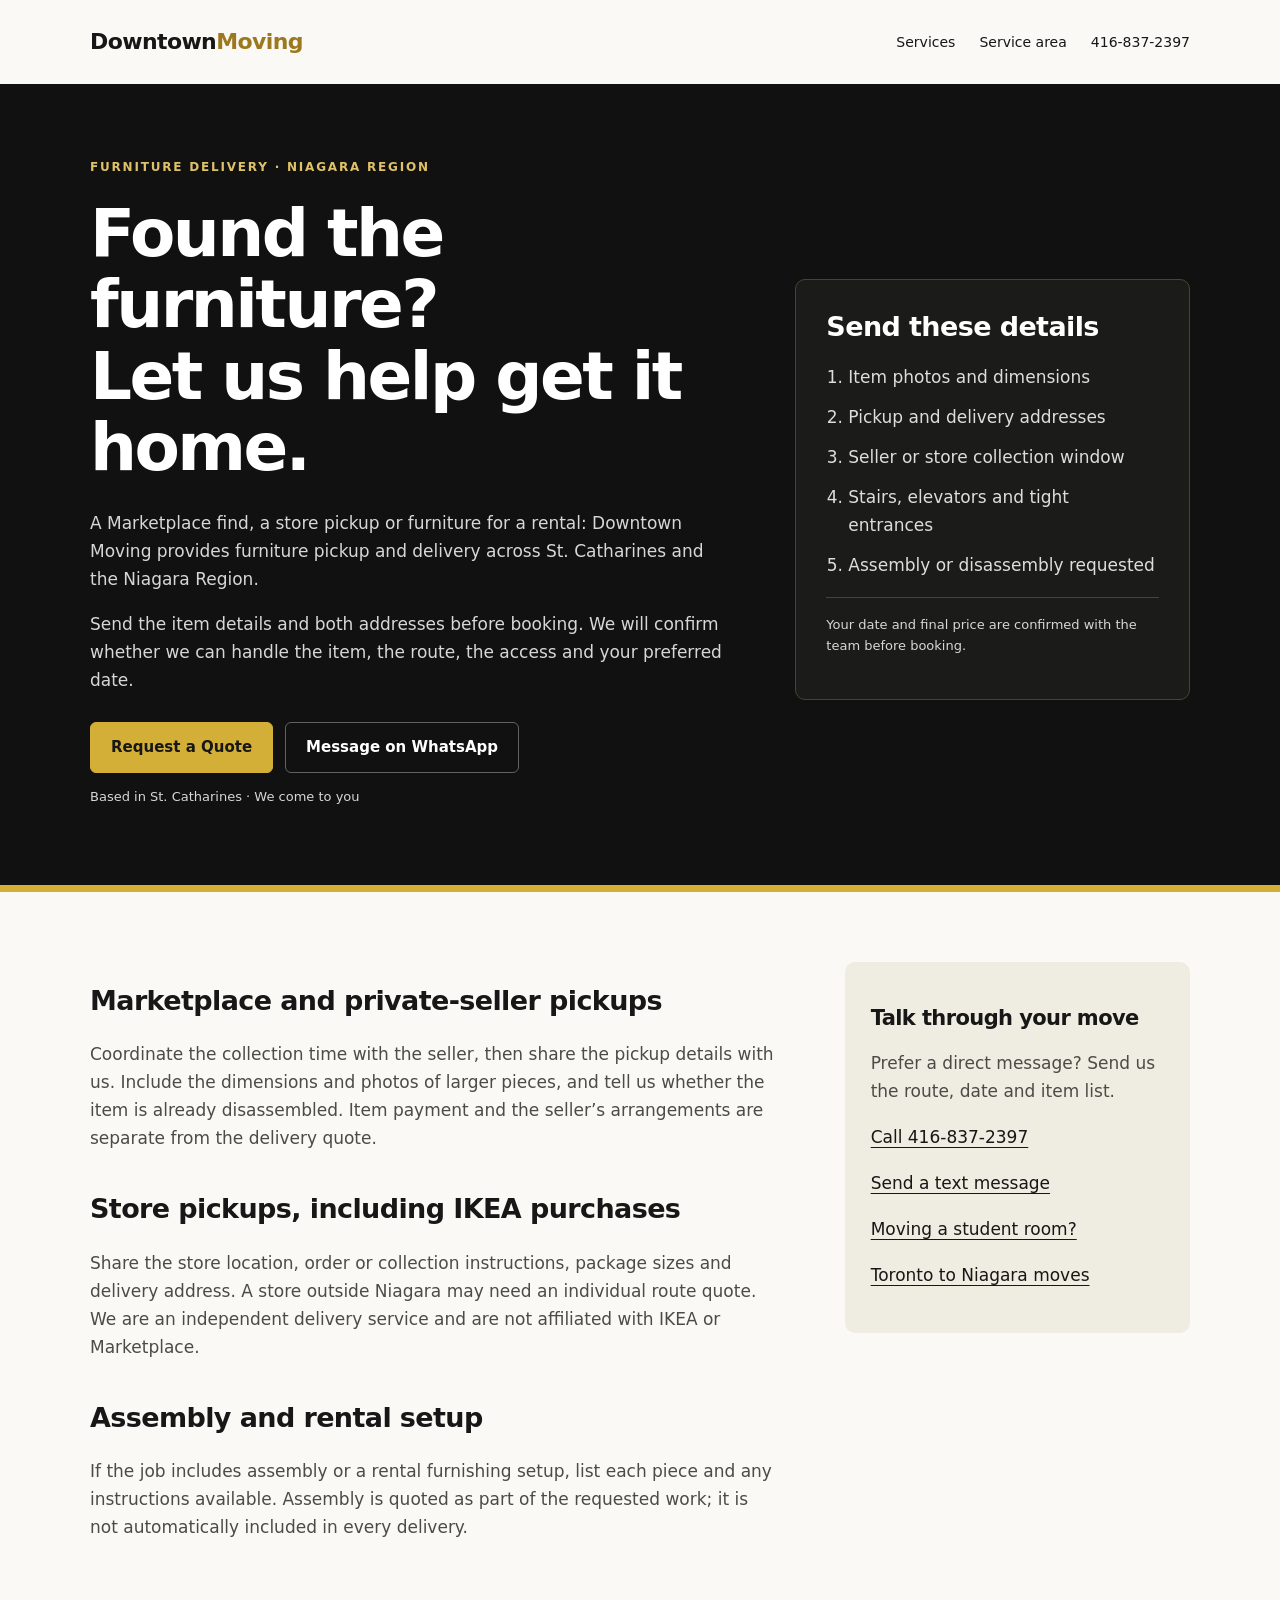
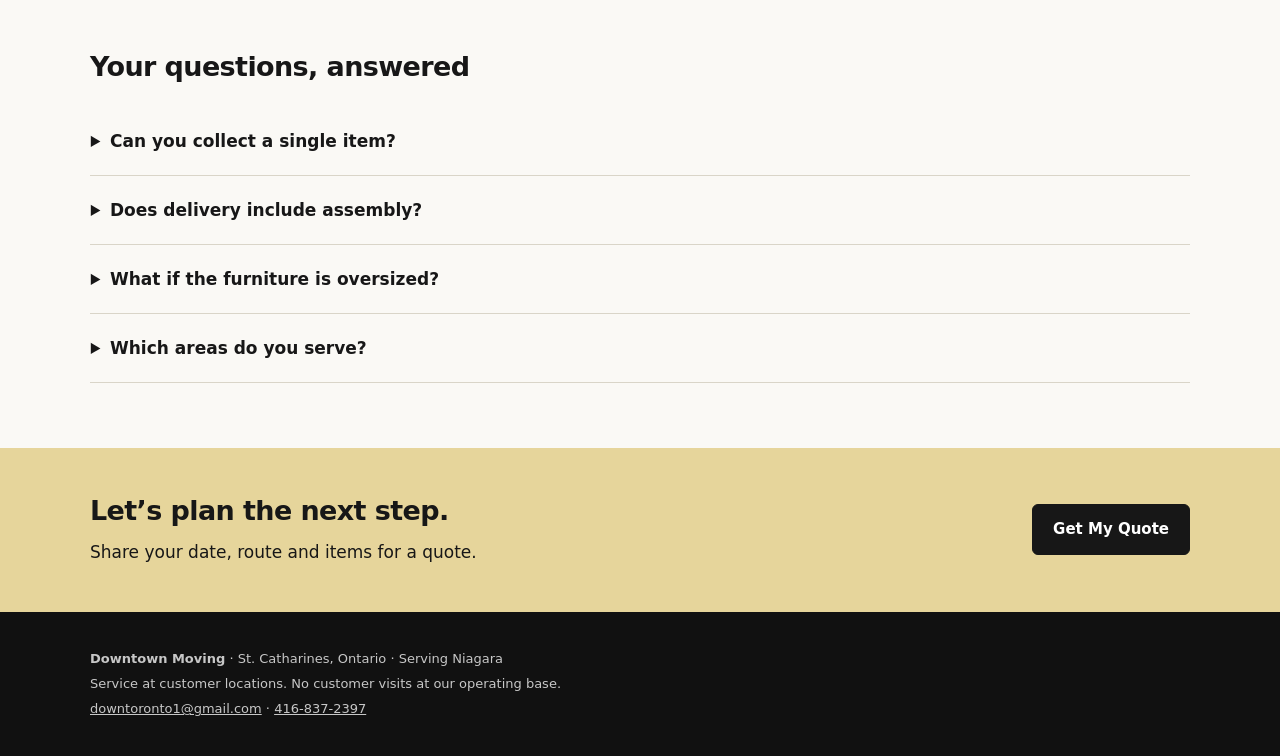
<file: furniture-delivery-niagara/index.html>
<!doctype html>
<html lang="en-CA"><head><meta charset="utf-8"><meta name="viewport" content="width=device-width,initial-scale=1">
<title>Furniture Delivery in Niagara | Downtown Moving</title><meta name="description" content="Furniture pickups and delivery in St. Catharines and Niagara. Marketplace purchases, store pickups and assembly quoted for your items and route."><meta name="robots" content="index,follow"><link rel="canonical" href="https://downtownmoving.ca/furniture-delivery-niagara/">
<meta property="og:type" content="website"><meta property="og:title" content="Furniture Delivery in Niagara | Downtown Moving"><meta property="og:description" content="Furniture pickups and delivery in St. Catharines and Niagara. Marketplace purchases, store pickups and assembly quoted for your items and route."><meta property="og:url" content="https://downtownmoving.ca/furniture-delivery-niagara/"><meta property="og:locale" content="en_CA">
<link rel="stylesheet" href="/local-seo.css"><script type="application/ld+json">{"@context": "https://schema.org", "@type": "Service", "name": "Furniture Delivery in Niagara", "url": "https://downtownmoving.ca/furniture-delivery-niagara/", "serviceType": "furniture delivery", "provider": {"@type": "MovingCompany", "@id": "https://downtownmoving.ca/", "name": "Downtown Moving", "url": "https://downtownmoving.ca/", "telephone": "+14168372397"}, "areaServed": [{"@type": "City", "name": "St. Catharines"}, {"@type": "AdministrativeArea", "name": "Niagara Region"}]}</script></head>
<body class="dm-page"><a class="dm-skip" href="#main">Skip to content</a>
<header class="dm-wrap"><nav class="dm-nav" aria-label="Main navigation"><a class="dm-brand" href="/">Downtown<span>Moving</span></a><div class="dm-nav-links"><a href="/#servicios">Services</a><a href="/#areas">Service area</a><a href="tel:+14168372397">416-837-2397</a></div></nav></header>
<main id="main"><section class="dm-hero"><div class="dm-wrap dm-hero-grid"><div><p class="dm-eyebrow">FURNITURE DELIVERY · NIAGARA REGION</p><h1>Found the furniture?<br>Let us help get it home.</h1><p>A Marketplace find, a store pickup or furniture for a rental: Downtown Moving provides furniture pickup and delivery across St. Catharines and the Niagara Region.</p><p>Send the item details and both addresses before booking. We will confirm whether we can handle the item, the route, the access and your preferred date.</p><div class="dm-actions"><a class="dm-btn" href="/#contacto">Request a Quote</a><a class="dm-btn dm-btn-outline" href="https://wa.me/14168372397">Message on WhatsApp</a></div><p class="dm-note">Based in St. Catharines · We come to you</p></div><aside class="dm-card" aria-label="Quote checklist"><h2>Send these details</h2><ol><li>Item photos and dimensions</li><li>Pickup and delivery addresses</li><li>Seller or store collection window</li><li>Stairs, elevators and tight entrances</li><li>Assembly or disassembly requested</li></ol><p class="dm-rule">Your date and final price are confirmed with the team before booking.</p></aside></div></section>
<div class="dm-wrap dm-body"><div><section><h2>Marketplace and private-seller pickups</h2><p>Coordinate the collection time with the seller, then share the pickup details with us. Include the dimensions and photos of larger pieces, and tell us whether the item is already disassembled. Item payment and the seller’s arrangements are separate from the delivery quote.</p></section>
<section><h2>Store pickups, including IKEA purchases</h2><p>Share the store location, order or collection instructions, package sizes and delivery address. A store outside Niagara may need an individual route quote. We are an independent delivery service and are not affiliated with IKEA or Marketplace.</p></section>
<section><h2>Assembly and rental setup</h2><p>If the job includes assembly or a rental furnishing setup, list each piece and any instructions available. Assembly is quoted as part of the requested work; it is not automatically included in every delivery.</p></section></div><aside class="dm-side"><h2>Talk through your move</h2><p>Prefer a direct message? Send us the route, date and item list.</p><a href="tel:+14168372397">Call 416-837-2397</a><a href="sms:+14168372397">Send a text message</a><a href="/student-movers-st-catharines/">Moving a student room?</a><a href="/toronto-to-st-catharines-movers">Toronto to Niagara moves</a></aside></div>
<section class="dm-wrap dm-faq"><h2>Your questions, answered</h2><details><summary>Can you collect a single item?</summary><p>Yes. Send the item details and route so we can confirm suitability and provide a quote.</p></details>
<details><summary>Does delivery include assembly?</summary><p>Assembly is available as a separate part of the quote. Request it when describing the job.</p></details>
<details><summary>What if the furniture is oversized?</summary><p>Send dimensions and photos, including access at both addresses. We will confirm whether we can handle it before you book.</p></details>
<details><summary>Which areas do you serve?</summary><p>Our local area includes St. Catharines, Thorold, Niagara Falls, Welland, Niagara-on-the-Lake, Pelham, Grimsby and Lincoln. Other routes are assessed individually.</p></details></section>
<section class="dm-cta"><div class="dm-wrap dm-cta-grid"><div><h2>Let’s plan the next step.</h2><p>Share your date, route and items for a quote.</p></div><a class="dm-btn" href="/#contacto">Get My Quote</a></div></section></main>
<footer class="dm-footer"><div class="dm-wrap"><p><strong>Downtown Moving</strong> · St. Catharines, Ontario · Serving Niagara</p><p>Service at customer locations. No customer visits at our operating base.</p><p><a href="mailto:downtoronto1@gmail.com">downtoronto1@gmail.com</a> · <a href="tel:+14168372397">416-837-2397</a></p></div></footer></body></html>
</file>
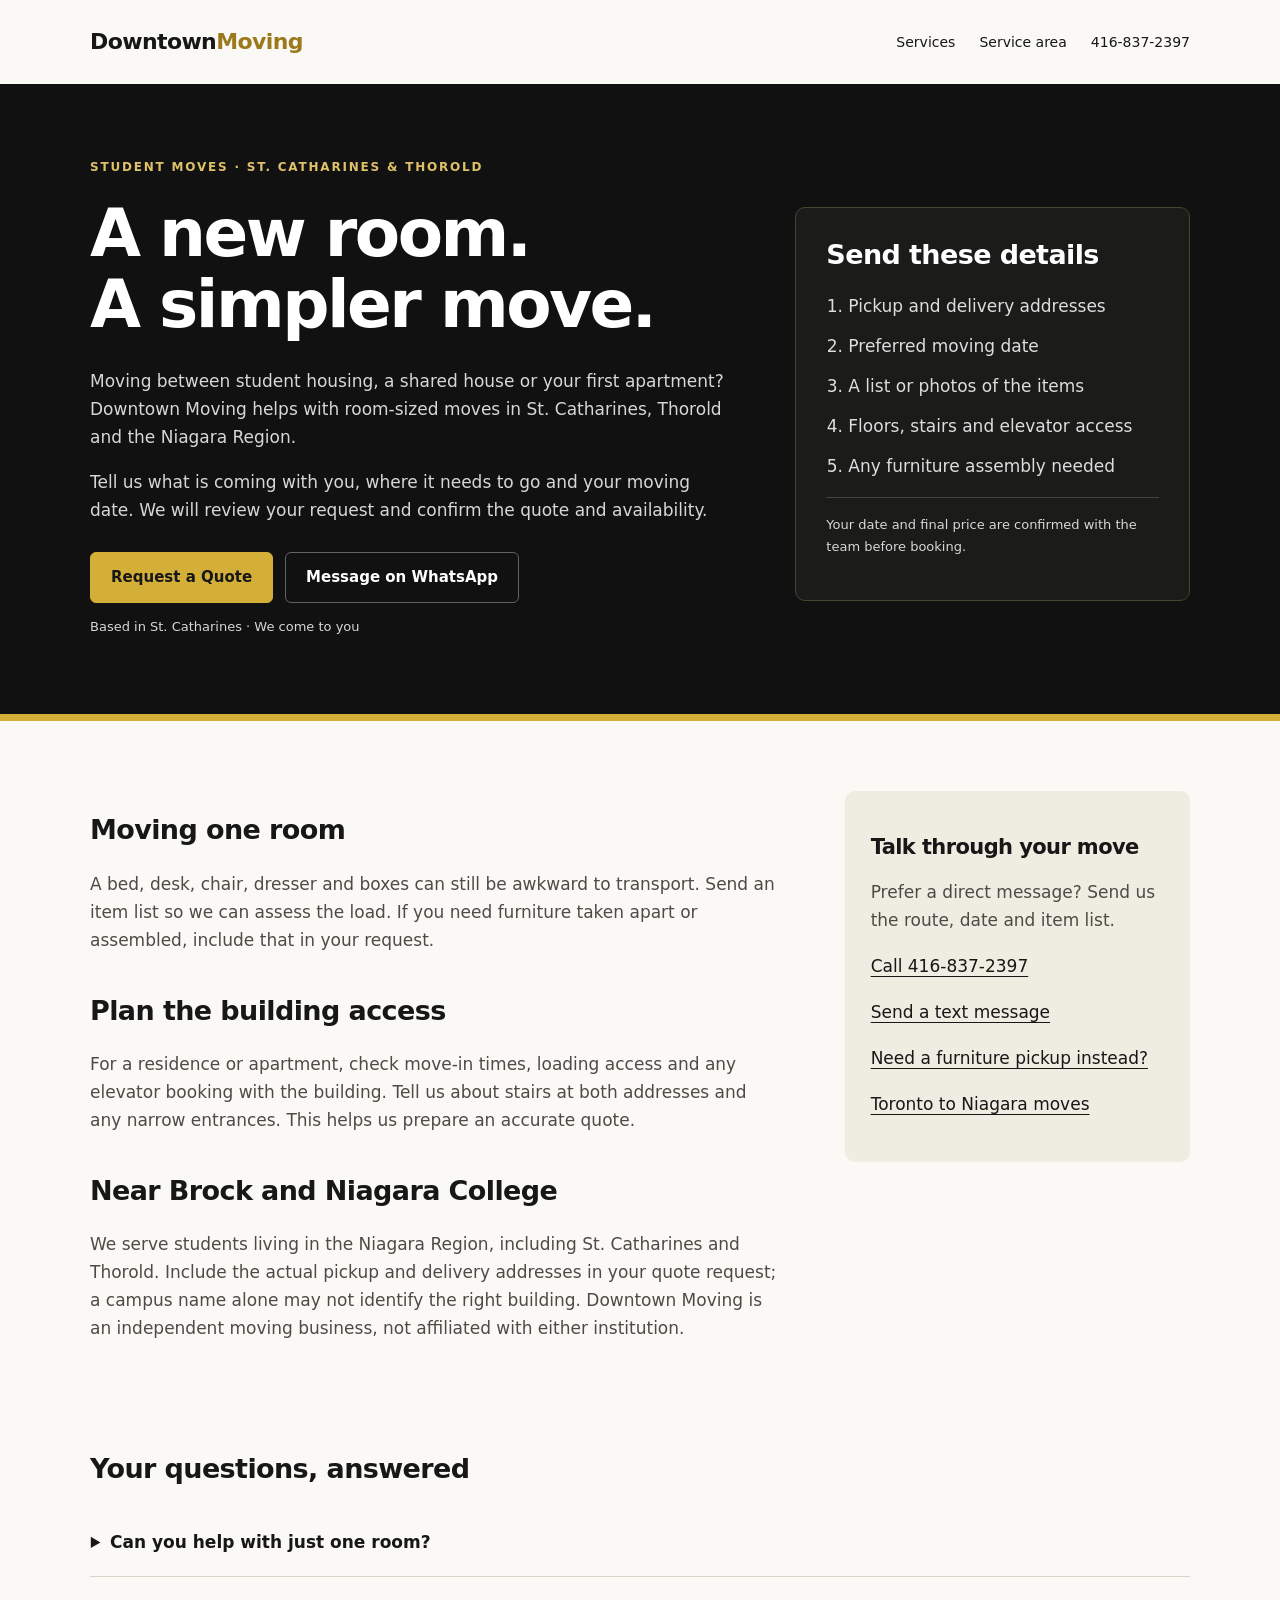
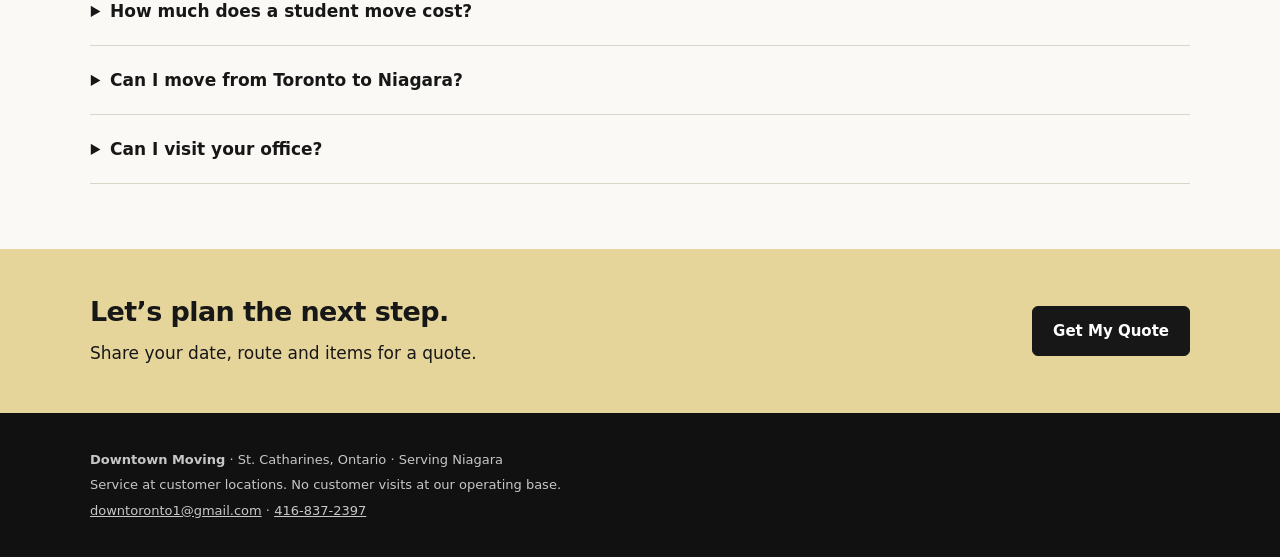
<file: student-movers-st-catharines/index.html>
<!doctype html>
<html lang="en-CA"><head><meta charset="utf-8"><meta name="viewport" content="width=device-width,initial-scale=1">
<title>Student Movers in St. Catharines | Downtown Moving</title><meta name="description" content="Moving a room or student apartment in St. Catharines or Thorold? Get a quote for your move near Brock University and Niagara College."><meta name="robots" content="index,follow"><link rel="canonical" href="https://downtownmoving.ca/student-movers-st-catharines/">
<meta property="og:type" content="website"><meta property="og:title" content="Student Movers in St. Catharines | Downtown Moving"><meta property="og:description" content="Moving a room or student apartment in St. Catharines or Thorold? Get a quote for your move near Brock University and Niagara College."><meta property="og:url" content="https://downtownmoving.ca/student-movers-st-catharines/"><meta property="og:locale" content="en_CA">
<link rel="stylesheet" href="/local-seo.css"><script type="application/ld+json">{"@context": "https://schema.org", "@type": "Service", "name": "Student Movers in St. Catharines", "url": "https://downtownmoving.ca/student-movers-st-catharines/", "serviceType": "student move", "provider": {"@type": "MovingCompany", "@id": "https://downtownmoving.ca/", "name": "Downtown Moving", "url": "https://downtownmoving.ca/", "telephone": "+14168372397"}, "areaServed": [{"@type": "City", "name": "St. Catharines"}, {"@type": "AdministrativeArea", "name": "Niagara Region"}]}</script></head>
<body class="dm-page"><a class="dm-skip" href="#main">Skip to content</a>
<header class="dm-wrap"><nav class="dm-nav" aria-label="Main navigation"><a class="dm-brand" href="/">Downtown<span>Moving</span></a><div class="dm-nav-links"><a href="/#servicios">Services</a><a href="/#areas">Service area</a><a href="tel:+14168372397">416-837-2397</a></div></nav></header>
<main id="main"><section class="dm-hero"><div class="dm-wrap dm-hero-grid"><div><p class="dm-eyebrow">STUDENT MOVES · ST. CATHARINES &amp; THOROLD</p><h1>A new room.<br>A simpler move.</h1><p>Moving between student housing, a shared house or your first apartment? Downtown Moving helps with room-sized moves in St. Catharines, Thorold and the Niagara Region.</p><p>Tell us what is coming with you, where it needs to go and your moving date. We will review your request and confirm the quote and availability.</p><div class="dm-actions"><a class="dm-btn" href="/#contacto">Request a Quote</a><a class="dm-btn dm-btn-outline" href="https://wa.me/14168372397">Message on WhatsApp</a></div><p class="dm-note">Based in St. Catharines · We come to you</p></div><aside class="dm-card" aria-label="Quote checklist"><h2>Send these details</h2><ol><li>Pickup and delivery addresses</li><li>Preferred moving date</li><li>A list or photos of the items</li><li>Floors, stairs and elevator access</li><li>Any furniture assembly needed</li></ol><p class="dm-rule">Your date and final price are confirmed with the team before booking.</p></aside></div></section>
<div class="dm-wrap dm-body"><div><section><h2>Moving one room</h2><p>A bed, desk, chair, dresser and boxes can still be awkward to transport. Send an item list so we can assess the load. If you need furniture taken apart or assembled, include that in your request.</p></section>
<section><h2>Plan the building access</h2><p>For a residence or apartment, check move-in times, loading access and any elevator booking with the building. Tell us about stairs at both addresses and any narrow entrances. This helps us prepare an accurate quote.</p></section>
<section><h2>Near Brock and Niagara College</h2><p>We serve students living in the Niagara Region, including St. Catharines and Thorold. Include the actual pickup and delivery addresses in your quote request; a campus name alone may not identify the right building. Downtown Moving is an independent moving business, not affiliated with either institution.</p></section></div><aside class="dm-side"><h2>Talk through your move</h2><p>Prefer a direct message? Send us the route, date and item list.</p><a href="tel:+14168372397">Call 416-837-2397</a><a href="sms:+14168372397">Send a text message</a><a href="/furniture-delivery-niagara/">Need a furniture pickup instead?</a><a href="/toronto-to-st-catharines-movers">Toronto to Niagara moves</a></aside></div>
<section class="dm-wrap dm-faq"><h2>Your questions, answered</h2><details><summary>Can you help with just one room?</summary><p>Yes. Small moves are part of our service. Tell us which furniture and boxes you need moved so we can quote the job.</p></details>
<details><summary>How much does a student move cost?</summary><p>Your quote depends on the route, items, access and date. We will confirm the price after reviewing the details of your move.</p></details>
<details><summary>Can I move from Toronto to Niagara?</summary><p>We also quote Toronto-to-Niagara moves. Send the route and inventory for an individual quote.</p></details>
<details><summary>Can I visit your office?</summary><p>We travel to customers and do not receive visitors at our operating base. Arrange your move by phone, WhatsApp or the website form.</p></details></section>
<section class="dm-cta"><div class="dm-wrap dm-cta-grid"><div><h2>Let’s plan the next step.</h2><p>Share your date, route and items for a quote.</p></div><a class="dm-btn" href="/#contacto">Get My Quote</a></div></section></main>
<footer class="dm-footer"><div class="dm-wrap"><p><strong>Downtown Moving</strong> · St. Catharines, Ontario · Serving Niagara</p><p>Service at customer locations. No customer visits at our operating base.</p><p><a href="mailto:downtoronto1@gmail.com">downtoronto1@gmail.com</a> · <a href="tel:+14168372397">416-837-2397</a></p></div></footer></body></html>
</file>
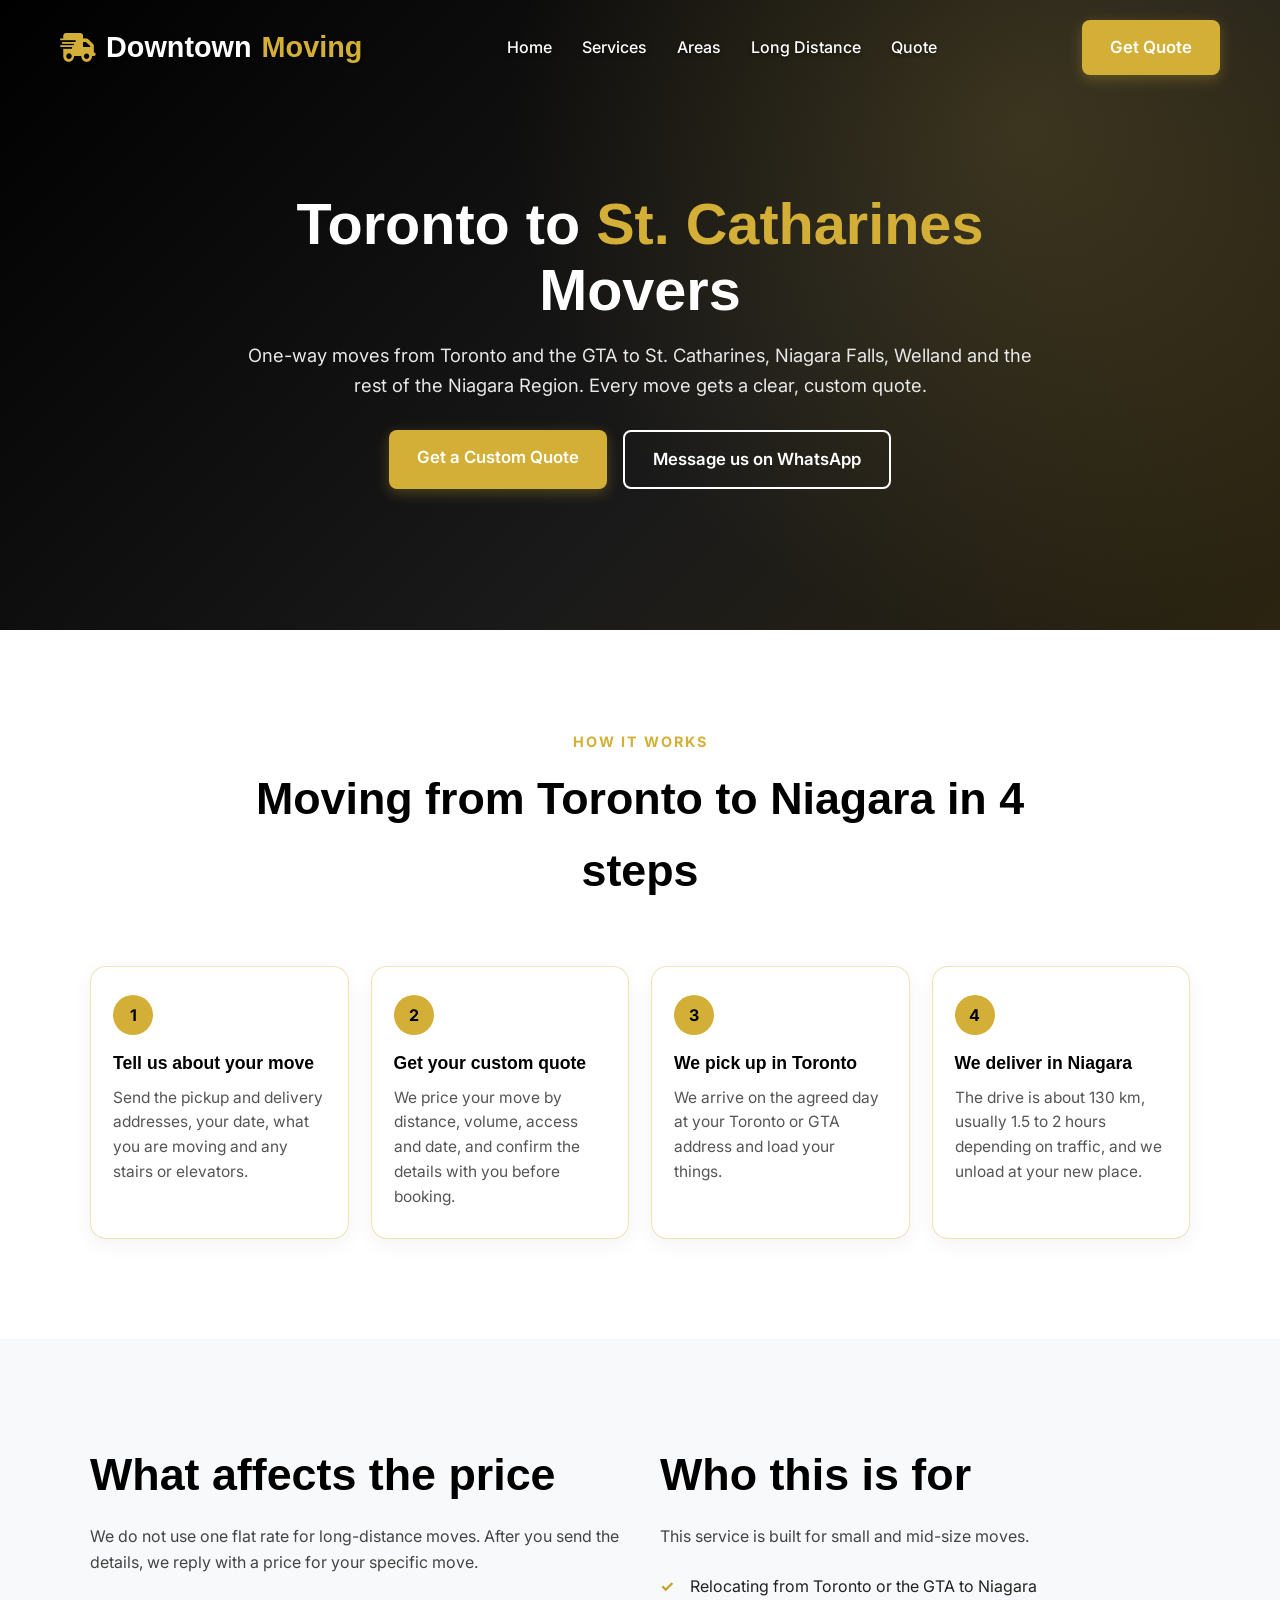
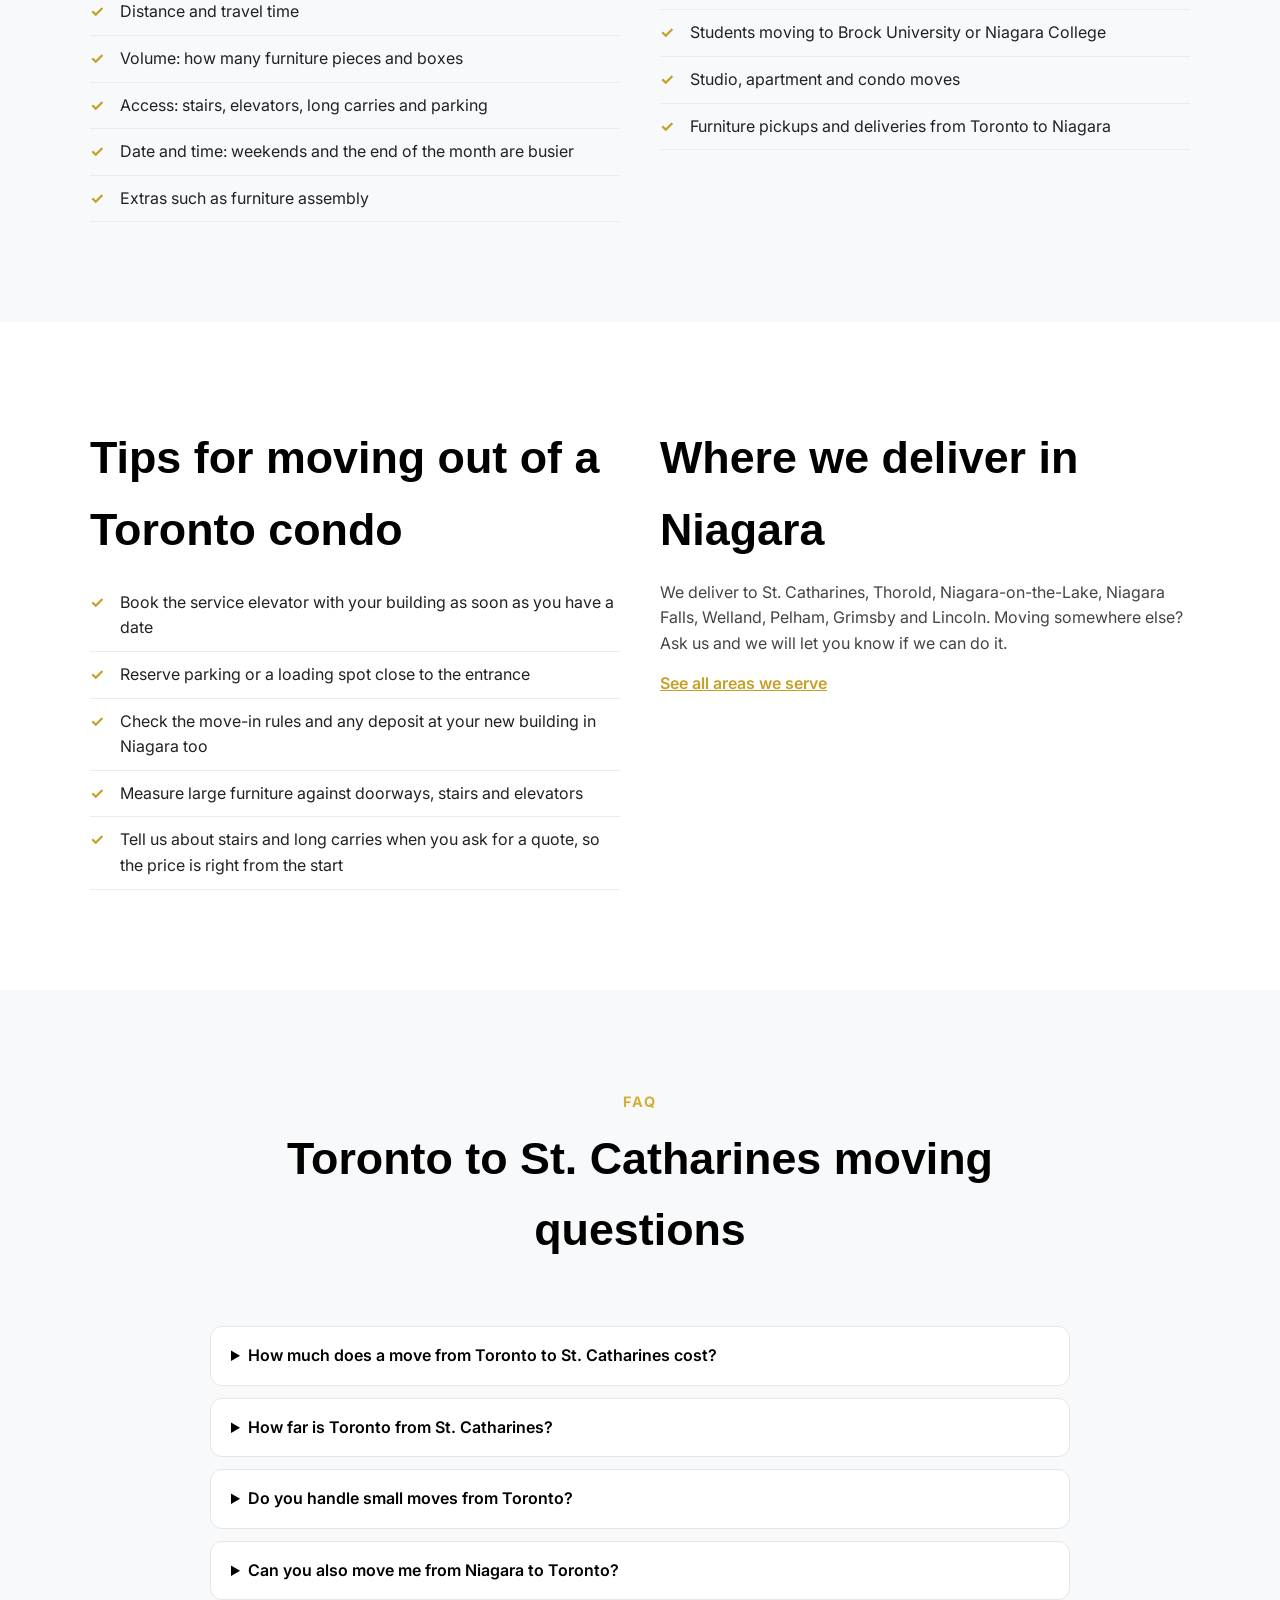
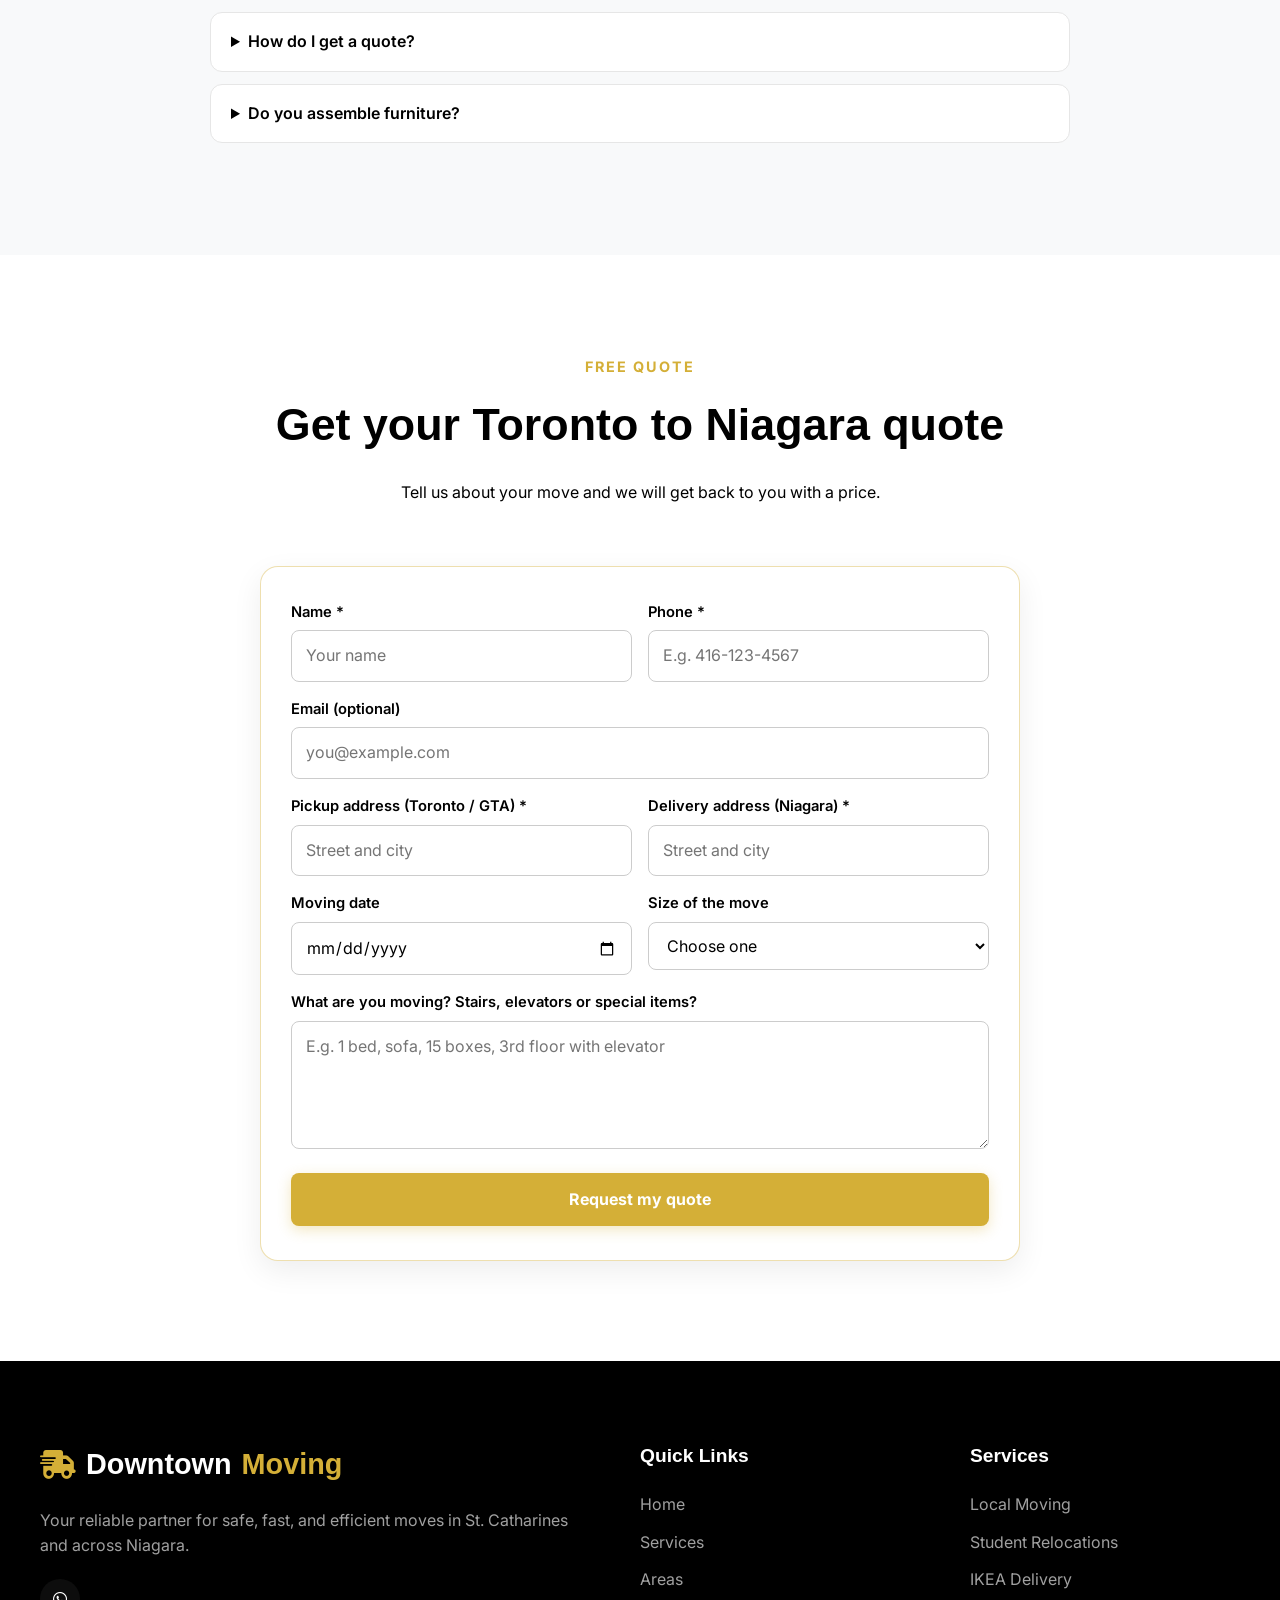
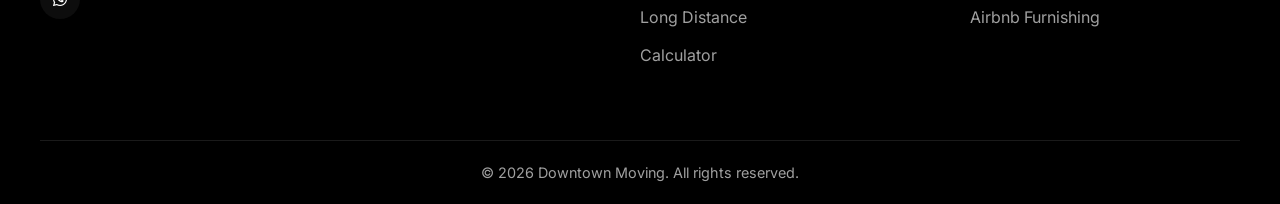
<file: toronto-to-st-catharines-movers.html>
<!DOCTYPE html>
<html lang="en">
<head>
    <meta charset="UTF-8">
    <meta name="viewport" content="width=device-width, initial-scale=1.0">
    <title>Toronto to St. Catharines Movers | Downtown Moving</title>
    <meta name="description" content="One-way moves from Toronto and the GTA to St. Catharines and Niagara. Small moves, condos, students and furniture delivery. Get a custom quote.">
    <meta name="robots" content="index, follow">
    <link rel="canonical" href="https://downtownmoving.ca/toronto-to-st-catharines-movers">
    <meta property="og:title" content="Toronto to St. Catharines Movers | Downtown Moving">
    <meta property="og:description" content="One-way moves from Toronto and the GTA to St. Catharines and across Niagara. Get a custom quote.">
    <meta property="og:type" content="website">
    <meta property="og:url" content="https://downtownmoving.ca/toronto-to-st-catharines-movers">
    <meta property="og:locale" content="en_CA">

    <script type="application/ld+json">
    {
      "@context": "https://schema.org",
      "@graph": [
        {
          "@type": "Service",
          "name": "Toronto to St. Catharines Movers",
          "serviceType": "Moving service",
          "url": "https://downtownmoving.ca/toronto-to-st-catharines-movers",
          "provider": {
            "@type": "MovingCompany",
            "name": "Downtown Moving",
            "url": "https://downtownmoving.ca/",
            "telephone": "+14168372397"
          },
          "areaServed": [
            {"@type": "City", "name": "Toronto"},
            {"@type": "City", "name": "St. Catharines"},
            {"@type": "AdministrativeArea", "name": "Niagara Region"}
          ]
        },
        {
          "@type": "BreadcrumbList",
          "itemListElement": [
            {"@type": "ListItem", "position": 1, "name": "Home", "item": "https://downtownmoving.ca/"},
            {"@type": "ListItem", "position": 2, "name": "Toronto to St. Catharines Movers", "item": "https://downtownmoving.ca/toronto-to-st-catharines-movers"}
          ]
        },
        {
          "@type": "FAQPage",
          "mainEntity": [
            {"@type": "Question", "name": "How much does a move from Toronto to St. Catharines cost?",
             "acceptedAnswer": {"@type": "Answer", "text": "Long-distance moves are quoted individually. The price depends on distance, how much you are moving, building access and your date. Send us the details with the form on this page and we will reply with a custom quote."}},
            {"@type": "Question", "name": "How far is Toronto from St. Catharines?",
             "acceptedAnswer": {"@type": "Answer", "text": "About 130 km by road, usually 1.5 to 2 hours depending on traffic."}},
            {"@type": "Question", "name": "Do you handle small moves from Toronto?",
             "acceptedAnswer": {"@type": "Answer", "text": "Yes. We work with studios, one-bedroom apartments, condos, student moves and furniture pickups and deliveries."}},
            {"@type": "Question", "name": "Can you also move me from Niagara to Toronto?",
             "acceptedAnswer": {"@type": "Answer", "text": "Yes. We also quote moves from Niagara to Toronto and the GTA, and other destinations on request."}},
            {"@type": "Question", "name": "How do I get a quote?",
             "acceptedAnswer": {"@type": "Answer", "text": "Fill in the form on this page, or text or WhatsApp us at 416-837-2397. Tell us the pickup and delivery addresses, your moving date and what you are moving."}},
            {"@type": "Question", "name": "Do you assemble furniture?",
             "acceptedAnswer": {"@type": "Answer", "text": "Yes. Furniture assembly is one of our services. Mention it in your request so we include it in the quote."}}
          ]
        }
      ]
    }
    </script>

    <link rel="preconnect" href="https://fonts.googleapis.com">
    <link rel="preconnect" href="https://fonts.gstatic.com" crossorigin>
    <link href="https://fonts.googleapis.com/css2?family=Inter:wght@300;400;500;600;700;800&display=swap" rel="stylesheet">
    <link rel="stylesheet" href="https://cdnjs.cloudflare.com/ajax/libs/font-awesome/6.4.0/css/all.min.css">
    <link rel="stylesheet" href="/styles.css">
    <link rel="stylesheet" href="/city.css">
</head>
<body>
    <nav id="navbar" class="glass-navbar">
        <div class="nav-container">
            <a href="/" class="logo">
                <i class="fa-solid fa-truck-fast"></i> Downtown<span>Moving</span>
            </a>
            <ul class="nav-links">
                <li><a href="/">Home</a></li>
                <li><a href="/#servicios">Services</a></li>
                <li><a href="/#areas">Areas</a></li>
                <li><a href="/#larga-distancia">Long Distance</a></li>
                <li><a href="#quote">Quote</a></li>
            </ul>
            <a href="#quote" class="btn-primary desktop-btn">Get Quote</a>
            <div class="menu-icon">
                <i class="fa-solid fa-bars"></i>
            </div>
        </div>
    </nav>

    <header class="cp-hero">
        <div class="cp-hero-inner">
            <h1>Toronto to <span>St. Catharines</span> Movers</h1>
            <p>One-way moves from Toronto and the GTA to St. Catharines, Niagara Falls, Welland and the rest of the Niagara Region. Every move gets a clear, custom quote.</p>
            <div class="cp-hero-cta">
                <a href="#quote" class="btn-primary">Get a Custom Quote</a>
                <a href="https://wa.me/14168372397?text=Hi%2C%20I%27d%20like%20a%20quote%20for%20a%20move%20from%20Toronto%20to%20Niagara." target="_blank" rel="noopener" class="btn-secondary">Message us on WhatsApp</a>
            </div>
        </div>
    </header>

    <section class="section-padding">
        <div class="cp-section">
            <div class="section-header">
                <p class="subtitle">HOW IT WORKS</p>
                <h2>Moving from Toronto to Niagara in 4 steps</h2>
            </div>
            <div class="cp-steps">
                <div class="cp-step">
                    <span class="cp-num">1</span>
                    <h3>Tell us about your move</h3>
                    <p>Send the pickup and delivery addresses, your date, what you are moving and any stairs or elevators.</p>
                </div>
                <div class="cp-step">
                    <span class="cp-num">2</span>
                    <h3>Get your custom quote</h3>
                    <p>We price your move by distance, volume, access and date, and confirm the details with you before booking.</p>
                </div>
                <div class="cp-step">
                    <span class="cp-num">3</span>
                    <h3>We pick up in Toronto</h3>
                    <p>We arrive on the agreed day at your Toronto or GTA address and load your things.</p>
                </div>
                <div class="cp-step">
                    <span class="cp-num">4</span>
                    <h3>We deliver in Niagara</h3>
                    <p>The drive is about 130 km, usually 1.5 to 2 hours depending on traffic, and we unload at your new place.</p>
                </div>
            </div>
        </div>
    </section>

    <section class="section-padding cp-light">
        <div class="cp-section cp-two">
            <div>
                <h2>What affects the price</h2>
                <p>We do not use one flat rate for long-distance moves. After you send the details, we reply with a price for your specific move.</p>
                <ul class="cp-list">
                    <li>Distance and travel time</li>
                    <li>Volume: how many furniture pieces and boxes</li>
                    <li>Access: stairs, elevators, long carries and parking</li>
                    <li>Date and time: weekends and the end of the month are busier</li>
                    <li>Extras such as furniture assembly</li>
                </ul>
            </div>
            <div>
                <h2>Who this is for</h2>
                <p>This service is built for small and mid-size moves.</p>
                <ul class="cp-list">
                    <li>Relocating from Toronto or the GTA to Niagara</li>
                    <li>Students moving to Brock University or Niagara College</li>
                    <li>Studio, apartment and condo moves</li>
                    <li>Furniture pickups and deliveries from Toronto to Niagara</li>
                </ul>
            </div>
        </div>
    </section>

    <section class="section-padding">
        <div class="cp-section cp-two">
            <div>
                <h2>Tips for moving out of a Toronto condo</h2>
                <ul class="cp-list">
                    <li>Book the service elevator with your building as soon as you have a date</li>
                    <li>Reserve parking or a loading spot close to the entrance</li>
                    <li>Check the move-in rules and any deposit at your new building in Niagara too</li>
                    <li>Measure large furniture against doorways, stairs and elevators</li>
                    <li>Tell us about stairs and long carries when you ask for a quote, so the price is right from the start</li>
                </ul>
            </div>
            <div>
                <h2>Where we deliver in Niagara</h2>
                <p>We deliver to St. Catharines, Thorold, Niagara-on-the-Lake, Niagara Falls, Welland, Pelham, Grimsby and Lincoln. Moving somewhere else? Ask us and we will let you know if we can do it.</p>
                <p><a href="/#areas" style="color:var(--accent-hover);font-weight:600;text-decoration:underline;">See all areas we serve</a></p>
            </div>
        </div>
    </section>

    <section class="section-padding cp-light">
        <div class="section-header">
            <p class="subtitle">FAQ</p>
            <h2>Toronto to St. Catharines moving questions</h2>
        </div>
        <div class="cp-faq">
            <details>
                <summary>How much does a move from Toronto to St. Catharines cost?</summary>
                <p>Long-distance moves are quoted individually. The price depends on distance, how much you are moving, building access and your date. Send us the details with the form on this page and we will reply with a custom quote.</p>
            </details>
            <details>
                <summary>How far is Toronto from St. Catharines?</summary>
                <p>About 130 km by road, usually 1.5 to 2 hours depending on traffic.</p>
            </details>
            <details>
                <summary>Do you handle small moves from Toronto?</summary>
                <p>Yes. We work with studios, one-bedroom apartments, condos, student moves and furniture pickups and deliveries.</p>
            </details>
            <details>
                <summary>Can you also move me from Niagara to Toronto?</summary>
                <p>Yes. We also quote moves from Niagara to Toronto and the GTA, and other destinations on request.</p>
            </details>
            <details>
                <summary>How do I get a quote?</summary>
                <p>Fill in the form on this page, or text or WhatsApp us at 416-837-2397. Tell us the pickup and delivery addresses, your moving date and what you are moving.</p>
            </details>
            <details>
                <summary>Do you assemble furniture?</summary>
                <p>Yes. Furniture assembly is one of our services. Mention it in your request so we include it in the quote.</p>
            </details>
        </div>
    </section>

    <section id="quote" class="section-padding">
        <div class="section-header">
            <p class="subtitle">FREE QUOTE</p>
            <h2>Get your Toronto to Niagara quote</h2>
            <p>Tell us about your move and we will get back to you with a price.</p>
        </div>
        <div class="cp-quote">
            <form id="routeForm" name="toronto-niagara-quote" method="POST" data-netlify="true" netlify-honeypot="bot-field" novalidate>
                <input type="hidden" name="form-name" value="toronto-niagara-quote">
                <p class="cp-hp"><label>Do not fill this out: <input name="bot-field"></label></p>
                <div>
                    <label for="rfName">Name *</label>
                    <input type="text" id="rfName" name="name" placeholder="Your name" required>
                </div>
                <div>
                    <label for="rfPhone">Phone *</label>
                    <input type="tel" id="rfPhone" name="phone" placeholder="E.g. 416-123-4567" required>
                </div>
                <div class="cp-full">
                    <label for="rfEmail">Email (optional)</label>
                    <input type="email" id="rfEmail" name="email" placeholder="you@example.com">
                </div>
                <div>
                    <label for="rfFrom">Pickup address (Toronto / GTA) *</label>
                    <input type="text" id="rfFrom" name="pickup" placeholder="Street and city" required>
                </div>
                <div>
                    <label for="rfTo">Delivery address (Niagara) *</label>
                    <input type="text" id="rfTo" name="delivery" placeholder="Street and city" required>
                </div>
                <div>
                    <label for="rfDate">Moving date</label>
                    <input type="date" id="rfDate" name="date">
                </div>
                <div>
                    <label for="rfSize">Size of the move</label>
                    <select id="rfSize" name="size">
                        <option value="">Choose one</option>
                        <option>A few items</option>
                        <option>Studio</option>
                        <option>1 bedroom</option>
                        <option>2 bedrooms</option>
                        <option>3 bedrooms or more</option>
                    </select>
                </div>
                <div class="cp-full">
                    <label for="rfDetails">What are you moving? Stairs, elevators or special items?</label>
                    <textarea id="rfDetails" name="details" rows="4" placeholder="E.g. 1 bed, sofa, 15 boxes, 3rd floor with elevator"></textarea>
                </div>
                <div class="cp-full">
                    <button type="submit" class="btn-primary" id="rfSubmit">Request my quote</button>
                </div>
            </form>
            <div id="rfThanks" class="cp-thanks" style="display:none;">
                <h3>Thank you! We received your request.</h3>
                <p>We will contact you shortly with your quote. You can also text us at <a href="tel:+14168372397">416-837-2397</a>.</p>
            </div>
        </div>
    </section>

    <footer>
        <div class="footer-content">
            <div class="footer-brand">
                <a href="/" class="logo">
                    <i class="fa-solid fa-truck-fast"></i> Downtown<span>Moving</span>
                </a>
                <p>Your reliable partner for safe, fast, and efficient moves in St. Catharines and across Niagara.</p>
                <div class="social-links">
                    <a href="https://wa.me/14168372397" target="_blank" aria-label="WhatsApp"><i class="fa-brands fa-whatsapp"></i></a>
                </div>
            </div>
            <div class="footer-links">
                <h3>Quick Links</h3>
                <ul>
                    <li><a href="/">Home</a></li>
                    <li><a href="/#servicios">Services</a></li>
                    <li><a href="/#areas">Areas</a></li>
                    <li><a href="/#larga-distancia">Long Distance</a></li>
                    <li><a href="/#contacto">Calculator</a></li>
                </ul>
            </div>
            <div class="footer-links">
                <h3>Services</h3>
                <ul>
                    <li><a href="/#servicios">Local Moving</a></li>
                    <li><a href="/#servicios">Student Relocations</a></li>
                    <li><a href="/#servicios">IKEA Delivery</a></li>
                    <li><a href="/#servicios">Airbnb Furnishing</a></li>
                </ul>
            </div>
        </div>
        <div class="footer-bottom">
            <p>&copy; 2026 Downtown Moving. All rights reserved.</p>
        </div>
    </footer>

    <script>
    (function () {
        var navbar = document.getElementById('navbar');
        function onScroll() { navbar.classList.toggle('scrolled', window.scrollY > 50); }
        window.addEventListener('scroll', onScroll); onScroll();

        var menuIcon = document.querySelector('.menu-icon');
        var navLinks = document.querySelector('.nav-links');
        menuIcon.addEventListener('click', function () {
            navLinks.classList.toggle('active');
            var icon = menuIcon.querySelector('i');
            var open = navLinks.classList.contains('active');
            icon.classList.toggle('fa-xmark', open);
            icon.classList.toggle('fa-bars', !open);
        });
        navLinks.querySelectorAll('a').forEach(function (a) {
            a.addEventListener('click', function () {
                navLinks.classList.remove('active');
                var icon = menuIcon.querySelector('i');
                icon.classList.remove('fa-xmark'); icon.classList.add('fa-bars');
            });
        });

        var form = document.getElementById('routeForm');
        var btn = document.getElementById('rfSubmit');
        form.addEventListener('submit', function (e) {
            e.preventDefault();
            var ok = true;
            ['rfName', 'rfPhone', 'rfFrom', 'rfTo'].forEach(function (id) {
                var el = document.getElementById(id);
                var bad = el.value.trim().length < 3;
                el.style.borderColor = bad ? '#d33' : '#ccc';
                if (bad) ok = false;
            });
            if (!ok) { alert('Please fill in your name, phone and both addresses.'); return; }
            btn.disabled = true; btn.textContent = 'Sending...';
            fetch('/', {
                method: 'POST',
                headers: { 'Content-Type': 'application/x-www-form-urlencoded' },
                body: new URLSearchParams(new FormData(form)).toString()
            }).then(function (res) {
                if (!res.ok) throw new Error('HTTP ' + res.status);
                form.style.display = 'none';
                document.getElementById('rfThanks').style.display = 'block';
            }).catch(function () {
                alert('We could not send your request. Please call or text us at 416-837-2397.');
                btn.disabled = false; btn.textContent = 'Request my quote';
            });
        });
    })();
    </script>
</body>
</html>
</file>
<file: local-seo.css>
/* Downtown Moving local service pages and scoped homepage additions. */
.dm-page{margin:0;background:#faf9f5;color:#171717;font:17px/1.65 system-ui,-apple-system,BlinkMacSystemFont,"Segoe UI",sans-serif}
.dm-page *{box-sizing:border-box}.dm-page a{color:inherit}.dm-wrap{width:min(1100px,calc(100% - 40px));margin:auto}
.dm-nav{display:flex;align-items:center;justify-content:space-between;gap:20px;padding:24px 0}.dm-brand{font-weight:850;font-size:22px;text-decoration:none;letter-spacing:-.6px}.dm-brand span{color:#9c791c}
.dm-nav-links{display:flex;gap:24px;flex-wrap:wrap;font-size:14px}.dm-nav-links a{text-decoration:none}.dm-skip{position:absolute;left:-9999px}.dm-skip:focus{left:20px;top:10px;background:white;padding:10px;z-index:10}
.dm-hero{background:#111;color:white;padding:74px 0 64px;border-bottom:7px solid #d4af37}.dm-hero-grid{display:grid;grid-template-columns:1.3fr .8fr;gap:64px;align-items:center}
.dm-eyebrow{font-size:12px;letter-spacing:1.8px;font-weight:750;color:#dfc167;margin:0 0 20px}.dm-page h1{font-size:clamp(38px,5.3vw,66px);line-height:1.08;letter-spacing:-2.5px;margin:0 0 26px}.dm-hero p:not(.dm-eyebrow){color:#d7d7d7;max-width:660px}
.dm-actions{display:flex;flex-wrap:wrap;gap:12px;margin:28px 0 12px}.dm-btn{display:inline-flex;align-items:center;justify-content:center;min-height:48px;padding:12px 20px;border:1px solid #d4af37;border-radius:6px;text-decoration:none;font-weight:750;background:#d4af37;color:#171717!important;font-size:15px}.dm-btn-outline{background:transparent;color:white!important;border-color:#626262}.dm-note{font-size:13px}
.dm-card{border:1px solid #484434;padding:30px;border-radius:10px;background:#1b1b19}.dm-card h2{font-size:23px;margin:0 0 20px;color:white}.dm-card ol{padding-left:22px;color:#ddd}.dm-card li{margin:12px 0}.dm-rule{font-size:13px;border-top:1px solid #444;padding-top:16px}
.dm-body{display:grid;grid-template-columns:1.5fr .75fr;gap:64px;padding:70px 0}.dm-page h2{font-size:27px;line-height:1.25;letter-spacing:-.6px}.dm-body section+section{margin-top:40px}.dm-body p{color:#4c4b46}.dm-side{padding:26px;background:#efece1;border-radius:10px;align-self:start}.dm-side h2{font-size:21px}.dm-side a{display:block;margin:18px 0;text-underline-offset:4px}
.dm-faq{padding:0 0 65px}.dm-faq details{border-bottom:1px solid #d9d5c8;padding:20px 0}.dm-faq summary{cursor:pointer;font-weight:700;list-style-position:outside;margin-left:20px}.dm-faq p{max-width:850px;color:#4c4b46;margin:16px 20px}
.dm-cta{padding:46px 0;background:#e6d59b}.dm-cta-grid{display:flex;align-items:center;justify-content:space-between;gap:24px}.dm-cta h2{margin:0 0 10px}.dm-cta p{margin:0}.dm-cta .dm-btn{background:#171717;color:white!important;border-color:#171717;flex-shrink:0}
.dm-footer{background:#111;color:#c7c7c7;padding:32px 0;font-size:13px}.dm-footer p{margin:4px 0}.dm-page a:focus-visible,.dm-page summary:focus-visible{outline:3px solid #9b7120;outline-offset:4px}
.dm-local-section{padding:65px 20px;background:#f7f5ee;color:#111}.dm-local-section .dm-local-inner{max-width:1100px;margin:auto}.dm-local-section h2{color:#111}.dm-local-grid{display:grid;grid-template-columns:1fr 1fr;gap:22px;margin:26px 0}.dm-local-card{background:white;padding:26px;border:1px solid #ded7c3;border-radius:10px}.dm-local-card h3{font-size:23px;color:#111;margin-bottom:12px}.dm-local-card p{color:#494949}.dm-local-card a{display:inline-block;margin-top:14px;font-weight:700;color:#73550c;text-decoration:underline;text-underline-offset:4px}.dm-local-section details{padding:17px 0;border-bottom:1px solid #ddd}.dm-local-section summary{cursor:pointer;font-weight:700}.dm-local-section details p{margin-top:12px;max-width:850px}
@media(max-width:760px){.dm-hero{padding:44px 0}.dm-hero-grid,.dm-body{grid-template-columns:1fr;gap:30px}.dm-body{padding:40px 0}.dm-nav{align-items:flex-start;flex-direction:column;gap:12px}.dm-nav-links{gap:16px}.dm-hero-grid{gap:30px}.dm-card{padding:24px}.dm-cta-grid{align-items:flex-start;flex-direction:column}.dm-local-grid{grid-template-columns:1fr}.dm-page h1{letter-spacing:-1.5px}}
@media(prefers-reduced-motion:reduce){*{scroll-behavior:auto!important}}
</file>
<file: styles.css>
/* =========================================
   Variables y Configuraciones Generales
========================================= */
:root {
    /* Paleta de Colores - Premium Black & Elegant Gold */
    --primary: #000000;       /* Pure Black */
    --secondary: #1A1A1A;     /* Charcoal / Off Black */
    --accent: #D4AF37;        /* Metallic Gold */
    --accent-hover: #C5A028;  /* Deep Gold */
    --text-main: #FFFFFF;     /* Pure White for dark bg */
    --text-muted: #A0A0A0;    /* Muted Gray */
    --bg-light: #F8F9FA;      /* Light background for sections */
    --text-dark: #000000;     /* Dark text for light bg */
    --white: #FFFFFF;
    
    /* Efectos Glassmorphism - Black tinted */
    --glass-bg: rgba(0, 0, 0, 0.85);
    --glass-border: rgba(212, 175, 55, 0.2); /* Tinted with gold */
    
    /* Transiciones */
    --transition: all 0.3s cubic-bezier(0.25, 0.8, 0.25, 1);
}

* {
    margin: 0;
    padding: 0;
    box-sizing: border-box;
}

html {
    scroll-behavior: smooth;
}

body {
    font-family: 'Inter', sans-serif;
    color: var(--text-dark);
    background-color: var(--white);
    line-height: 1.6;
    overflow-x: hidden;
}

.container {
    max-width: 1200px;
    margin: 0 auto;
    padding: 0 20px;
    width: 100%;
}

h1, h2, h3, h4, .logo {
    font-family: 'Outfit', sans-serif;
}

a {
    text-decoration: none;
    color: inherit;
}

ul {
    list-style: none;
}

/* =========================================
   Tipografía y Botones
========================================= */
h1 {
    font-size: clamp(3rem, 5vw, 4.5rem);
    line-height: 1.1;
    color: var(--white);
    margin-bottom: 20px;
}

h2 {
    font-size: clamp(2rem, 3.5vw, 3rem);
    color: var(--primary);
    margin-bottom: 20px;
}

.subtitle {
    color: var(--accent);
    font-weight: 700;
    letter-spacing: 2px;
    font-size: 0.9rem;
    margin-bottom: 10px;
    text-transform: uppercase;
}

.btn-primary, .btn-secondary {
    display: inline-block;
    padding: 14px 28px;
    border-radius: 8px;
    font-weight: 600;
    font-size: 1.05rem;
    transition: var(--transition);
    cursor: pointer;
    border: none;
    text-align: center;
}

.btn-primary {
    background-color: var(--accent);
    color: var(--white);
    box-shadow: 0 4px 14px rgba(212, 175, 55, 0.3);
}

.btn-primary:hover {
    background-color: var(--accent-hover);
    transform: translateY(-2px);
    box-shadow: 0 6px 20px rgba(212, 175, 55, 0.5);
}

.btn-secondary {
    background-color: transparent;
    color: var(--white);
    border: 2px solid var(--white);
}

.btn-secondary:hover {
    background-color: var(--white);
    color: var(--primary);
}

/* =========================================
   Navbar (Glassmorphism)
========================================= */
.glass-navbar {
    position: fixed;
    top: 0;
    left: 0;
    width: 100%;
    z-index: 1000;
    padding: 20px 0;
    transition: var(--transition);
}

.glass-navbar.scrolled {
    padding: 12px 0;
    background: var(--glass-bg);
    backdrop-filter: blur(10px);
    -webkit-backdrop-filter: blur(10px);
    border-bottom: 1px solid var(--glass-border);
    box-shadow: 0 4px 30px rgba(0, 0, 0, 0.1);
}

.nav-container {
    max-width: 1200px;
    margin: 0 auto;
    padding: 0 20px;
    display: flex;
    justify-content: space-between;
    align-items: center;
}

.logo {
    font-size: 1.8rem;
    font-weight: 800;
    color: var(--white);
    display: flex;
    align-items: center;
    gap: 10px;
}

.logo i {
    color: var(--accent);
}

.logo span {
    color: var(--accent);
}

.glass-navbar:not(.scrolled) .logo,
.glass-navbar:not(.scrolled) .nav-links a {
    color: var(--white);
    text-shadow: 0 2px 4px rgba(0,0,0,0.5);
}

.nav-links {
    display: flex;
    gap: 30px;
}

.nav-links a {
    font-weight: 500;
    color: var(--text-main);
    transition: var(--transition);
    position: relative;
}

.nav-links a::after {
    content: '';
    position: absolute;
    bottom: -5px;
    left: 0;
    width: 0%;
    height: 2px;
    background-color: var(--accent);
    transition: var(--transition);
}

.nav-links a:hover::after {
    width: 100%;
}

.menu-icon {
    display: none;
    font-size: 1.8rem;
    color: var(--white);
    cursor: pointer;
}

/* =========================================
   Hero Section
========================================= */
.hero {
    height: 100vh;
    min-height: 600px;
    background: var(--primary);
    position: relative;
    display: flex;
    align-items: center;
    justify-content: center;
    overflow: hidden;
}

.hero-video {
    position: absolute;
    top: 50%;
    left: 50%;
    min-width: 100%;
    min-height: 100%;
    width: auto;
    height: auto;
    transform: translate(-50%, -50%);
    object-fit: cover;
    z-index: 0;
}

.hero-overlay {
    position: absolute;
    top: 0;
    left: 0;
    width: 100%;
    height: 100%;
    background: linear-gradient(to right, rgba(0, 0, 0, 0.9) 0%, rgba(0, 0, 0, 0.4) 100%);
}

.hero-content {
    position: relative;
    z-index: 10;
    max-width: 1200px;
    width: 100%;
    padding: 0 20px;
    margin-top: 60px;
}

.hero-content h1 span {
    color: var(--accent);
}

.hero-content p {
    color: var(--text-main);
    font-size: 1.2rem;
    max-width: 600px;
    margin-bottom: 30px;
    text-shadow: 0 2px 4px rgba(0,0,0,0.3);
}

.hero-buttons {
    display: flex;
    gap: 20px;
}

/* =========================================
   Estructura Secciones Generales
========================================= */
.section-padding {
    padding: 100px 20px;
}

.section-header {
    text-align: center;
    max-width: 800px;
    margin: 0 auto 60px;
}

/* =========================================
   Servicios Section
========================================= */
.services {
    background-color: var(--bg-light);
}

.services-video-container {
    max-width: 900px;
    margin: 0 auto 50px auto;
    border-radius: 20px;
    overflow: hidden;
    box-shadow: 0 20px 40px rgba(0, 0, 0, 0.2);
}

.services-video {
    width: 100%;
    display: block;
    object-fit: cover;
}

.services-grid {
    max-width: 1200px;
    margin: 0 auto;
    display: grid;
    grid-template-columns: repeat(auto-fit, minmax(280px, 1fr));
    gap: 30px;
}

.service-card {
    background: var(--white);
    padding: 40px 30px;
    border-radius: 16px;
    box-shadow: 0 10px 30px rgba(0, 0, 0, 0.1);
    border-bottom: 4px solid transparent;
}

.service-card:hover {
    transform: translateY(-10px);
    box-shadow: 0 20px 40px rgba(212, 175, 55, 0.2);
    border-bottom: 4px solid var(--accent);
}

.icon-wrapper {
    width: 60px;
    height: 60px;
    background: rgba(212, 175, 55, 0.1);
    border-radius: 12px;
    display: flex;
    align-items: center;
    justify-content: center;
    margin-bottom: 20px;
    transition: var(--transition);
}

.icon-wrapper i {
    font-size: 24px;
    color: var(--accent);
}

.service-card:hover .icon-wrapper {
    background: var(--accent);
}

.service-card:hover .icon-wrapper i {
    color: var(--white);
}

.service-card h3 {
    color: var(--primary);
    margin-bottom: 15px;
    font-size: 1.4rem;
}

.service-card p {
    color: #555;
}

/* =========================================
   Beneficios Section
========================================= */
.benefits-container {
    max-width: 1200px;
    margin: 0 auto;
    display: flex;
    gap: 60px;
    align-items: center;
}

.benefits-text {
    flex: 1;
}

.benefits-text p {
    color: #555;
    margin-bottom: 30px;
    font-size: 1.1rem;
}

.benefits-list {
    margin-bottom: 40px;
}

.benefits-list li {
    margin-bottom: 15px;
    display: flex;
    align-items: center;
    gap: 15px;
    color: var(--text-dark);
}

.benefits-list i {
    color: var(--accent);
    font-size: 1.2rem;
}

.benefits-stats {
    flex: 1;
    display: grid;
    grid-template-columns: 1fr 1fr;
    gap: 20px;
}

.stat-box {
    background: var(--white);
    padding: 30px 20px;
    border-radius: 16px;
    text-align: center;
    box-shadow: 0 10px 30px rgba(0,0,0,0.05);
    border: 1px solid #eee;
}

.stat-box.highlighted {
    background: var(--primary);
    color: var(--white);
    border: none;
}

.stat-box.highlighted p {
    color: var(--text-muted);
}

.stat-box.highlighted h3 {
    color: var(--accent);
}

.stat-box h3 {
    font-size: 2.5rem;
    color: var(--primary);
    margin-bottom: 5px;
}

.stat-box p {
    font-weight: 500;
    color: #666;
}

/* =========================================
   CTA Banner Parallax
========================================= */
.cta-banner {
    background: linear-gradient(rgba(0, 0, 0, 0.85), rgba(0, 0, 0, 0.85)), url('./assets/hero_bg.png') center/cover no-repeat fixed;
    text-align: center;
    padding: 100px 20px;
    color: var(--white);
}

.cta-banner h2 {
    color: var(--white);
}

.cta-banner p {
    font-size: 1.2rem;
    margin-bottom: 40px;
    color: var(--text-main);
}

/* =========================================
   Work Gallery Section
========================================= */
.work-grid {
    max-width: 1200px;
    margin: 0 auto;
    display: grid;
    grid-template-columns: 1fr 1fr;
    gap: 40px;
}

.work-item {
    background: var(--white);
    border-radius: 20px;
    overflow: hidden;
    box-shadow: 0 15px 35px rgba(0, 0, 0, 0.15);
    border: 1px solid rgba(212, 175, 55, 0.1);
}

.work-video-container {
    width: 100%;
    height: 400px;
    overflow: hidden;
}

.work-video {
    width: 100%;
    height: 100%;
    object-fit: cover;
}

.work-info {
    padding: 30px;
    text-align: center;
}

.work-info h3 {
    color: var(--accent);
    margin-bottom: 10px;
}

@media (max-width: 768px) {
    .work-grid {
        grid-template-columns: 1fr;
    }
    .work-video-container {
        height: 300px;
    }
}

/* =========================================
   Payments Section
========================================= */
.payments {
    background-color: var(--secondary);
    position: relative;
    overflow: hidden;
}

.payments .container {
    max-width: 1200px;
    margin: 0 auto;
    padding: 0 20px;
}

.payments-grid {
    display: grid;
    grid-template-columns: repeat(auto-fit, minmax(300px, 1fr));
    gap: 30px;
    margin-top: 50px;
    margin-bottom: 60px;
}

.payment-card {
    background: rgba(255, 255, 255, 0.03);
    border: 1px solid rgba(212, 175, 55, 0.1);
    padding: 40px;
    border-radius: 20px;
    text-align: center;
    transition: var(--transition);
    backdrop-filter: blur(10px);
    display: flex;
    flex-direction: column;
    align-items: center;
}

.payment-card:hover {
    transform: translateY(-10px);
    border-color: var(--accent);
    box-shadow: 0 15px 30px rgba(0, 0, 0, 0.5);
}

.payment-card.highlighted {
    background: linear-gradient(145deg, rgba(212, 175, 55, 0.05) 0%, rgba(0, 0, 0, 0) 100%);
    border: 1px solid rgba(212, 175, 55, 0.3);
}

.payment-icon {
    font-size: 3rem;
    color: var(--accent);
    margin-bottom: 20px;
}

.payment-card h3 {
    font-family: 'Outfit', sans-serif;
    font-size: 1.8rem;
    margin-bottom: 15px;
    color: #fff;
}

.payment-card p {
    color: var(--text-muted);
    font-size: 1rem;
    margin-bottom: 25px;
    line-height: 1.6;
}

.payment-card .price {
    font-family: 'Outfit', sans-serif;
    font-size: 2.5rem;
    font-weight: 700;
    color: var(--accent);
    margin-bottom: 30px;
}

.payment-card .price span {
    font-size: 1.2rem;
}

.btn-gold-outline {
    padding: 14px 28px;
    border: 1px solid var(--accent);
    color: var(--accent);
    border-radius: 50px;
    font-weight: 600;
    text-decoration: none;
    transition: var(--transition);
    display: inline-block;
}

.btn-gold-outline:hover {
    background: var(--accent);
    color: var(--primary);
}

.trust-badges {
    text-align: center;
    border-top: 1px solid rgba(255, 255, 255, 0.05);
    padding-top: 40px;
}

.trust-badges p {
    color: var(--text-muted);
    font-size: 0.9rem;
    margin-bottom: 20px;
}

.badge-icons {
    display: flex;
    justify-content: center;
    gap: 25px;
    font-size: 2.5rem;
    color: rgba(255, 255, 255, 0.5);
    margin-bottom: 25px;
}

.badge-icons i {
    transition: var(--transition);
}

.badge-icons i:hover {
    color: var(--accent);
    transform: scale(1.1);
}

.secure-note {
    font-size: 0.8rem !important;
    color: #4BB543 !important; /* Success Green */
}

/* =========================================
   Contacto / Advanced Moving Calculator Section
========================================= */
.contact {
    background: var(--bg-light);
}

.contact-header-grid {
    display: grid;
    grid-template-columns: 1.2fr 0.8fr;
    gap: 50px;
    margin-bottom: 40px;
}

.contact-intro p {
    margin-top: 15px;
    color: #555;
    font-size: 1.05rem;
}

.contact-quick-info {
    display: flex;
    flex-direction: column;
    gap: 20px;
}

.quick-info-item {
    display: flex;
    align-items: center;
    gap: 20px;
    background: var(--white);
    padding: 15px 20px;
    border-radius: 12px;
    box-shadow: 0 5px 15px rgba(0, 0, 0, 0.05);
    border: 1px solid rgba(212, 175, 55, 0.1);
}

.quick-info-item i {
    font-size: 1.5rem;
    color: var(--accent);
    width: 45px;
    height: 45px;
    background: rgba(212, 175, 55, 0.08);
    border-radius: 50%;
    display: flex;
    align-items: center;
    justify-content: center;
}

.quick-info-item h4 {
    font-size: 1rem;
    color: var(--primary);
    margin-bottom: 3px;
}

.quick-info-item p {
    font-size: 0.95rem;
    color: #555;
    margin: 0;
}

/* Quote Layout */
.quote-layout {
    display: grid;
    grid-template-columns: 1.3fr 0.7fr;
    gap: 40px;
    align-items: start;
}

.quote-form-card {
    background: var(--white);
    border: 1px solid rgba(212, 175, 55, 0.2);
    border-radius: 20px;
    padding: 40px;
    box-shadow: 0 15px 35px rgba(0,0,0,0.05);
}

.form-section-title {
    font-size: 1.3rem;
    color: var(--primary);
    margin: 25px 0 15px 0;
    border-bottom: 1px solid rgba(0,0,0,0.05);
    padding-bottom: 10px;
    display: flex;
    align-items: center;
    gap: 10px;
}

.form-section-title:first-of-type {
    margin-top: 0;
}

.form-group-row {
    display: grid;
    grid-template-columns: 1fr 1fr;
    gap: 20px;
    margin-bottom: 20px;
}

.form-group {
    margin-bottom: 20px;
}

.form-label {
    display: block;
    font-weight: 600;
    color: var(--primary);
    margin-bottom: 8px;
    font-size: 0.95rem;
}

.form-label span {
    color: var(--accent);
}

.form-control {
    width: 100%;
    padding: 14px 16px;
    border: 2px solid #ddd;
    border-radius: 8px;
    background-color: #fafafa;
    color: var(--primary);
    font-family: inherit;
    font-weight: 500;
    transition: var(--transition);
}

.form-control:focus {
    outline: none;
    border-color: var(--accent);
    background-color: var(--white);
    box-shadow: 0 0 0 4px rgba(212, 175, 55, 0.1);
}

select.form-control {
    cursor: pointer;
    appearance: none;
    background-image: url("data:image/svg+xml;charset=UTF-8,%3csvg xmlns='http://www.w3.org/2000/svg' viewBox='0 0 24 24' fill='none' stroke='%23D4AF37' stroke-width='2' stroke-linecap='round' stroke-linejoin='round'%3e%3cpolyline points='6 9 12 15 18 9'%3e%3c/polyline%3e%3c/svg%3e");
    background-repeat: no-repeat;
    background-position: right 16px center;
    background-size: 16px;
    padding-right: 40px;
}

.text-gold {
    color: var(--accent) !important;
}

/* Housing Toggle Options */
.housing-options {
    display: grid;
    grid-template-columns: 1fr 1fr;
    gap: 20px;
    margin-bottom: 20px;
}

.housing-card {
    border: 2px solid #ddd;
    border-radius: 8px;
    padding: 20px 15px;
    text-align: center;
    cursor: pointer;
    transition: var(--transition);
    background-color: #fafafa;
    font-weight: 700;
    color: var(--primary);
    display: flex;
    flex-direction: column;
    align-items: center;
    gap: 12px;
}

.housing-card i {
    color: #999;
    transition: var(--transition);
}

.housing-card:hover {
    border-color: rgba(212, 175, 55, 0.4);
    background-color: var(--white);
}

.housing-card.selected {
    border-color: var(--accent);
    background-color: rgba(212, 175, 55, 0.08);
    color: var(--accent);
}

.housing-card.selected i {
    color: var(--accent);
}

/* Floors Slide Container */
.floors-container {
    max-height: 0;
    overflow: hidden;
    transition: max-height 0.4s cubic-bezier(0.4, 0, 0.2, 1), opacity 0.3s ease;
    opacity: 0;
}

.floors-container.show {
    max-height: 250px;
    opacity: 1;
    margin-bottom: 20px;
}

/* Elevator Selector */
.elevator-selector {
    display: grid;
    grid-template-columns: 1fr 1fr;
    background-color: #fafafa;
    border: 2px solid #ddd;
    border-radius: 8px;
    padding: 4px;
}

.elevator-option {
    padding: 10px;
    text-align: center;
    font-weight: 700;
    cursor: pointer;
    border-radius: 6px;
    transition: var(--transition);
    color: #777;
}

.elevator-option.selected {
    background-color: var(--primary);
    color: var(--white);
}

/* Interactive Furniture Inventory */
.furniture-section {
    border-top: 1px solid rgba(0,0,0,0.05);
    padding-top: 25px;
    margin-top: 25px;
}

.furniture-grid {
    display: grid;
    grid-template-columns: repeat(4, 1fr);
    gap: 12px;
    margin-top: 15px;
}

.furniture-item-card {
    border: 1px solid #ddd;
    border-radius: 8px;
    padding: 15px 10px;
    text-align: center;
    background-color: #fafafa;
    transition: var(--transition);
    display: flex;
    flex-direction: column;
    align-items: center;
    gap: 8px;
    user-select: none;
}

.furniture-item-card.has-items {
    border-color: var(--accent);
    background-color: var(--white);
    box-shadow: 0 4px 10px rgba(212, 175, 55, 0.1);
}

.furniture-name {
    font-size: 0.78rem;
    font-weight: 700;
    color: var(--primary);
}

.furniture-icon {
    font-size: 1.6rem;
}

.furniture-counter {
    display: flex;
    align-items: center;
    gap: 10px;
    margin-top: 5px;
}

.counter-btn {
    width: 26px;
    height: 26px;
    border-radius: 50%;
    background-color: #ddd;
    color: var(--primary);
    display: flex;
    align-items: center;
    justify-content: center;
    cursor: pointer;
    font-weight: 800;
    font-size: 0.9rem;
    transition: var(--transition);
}

.counter-btn:hover {
    background-color: var(--accent);
    color: var(--white);
}

.furniture-item-card.has-items .counter-btn {
    background-color: rgba(212, 175, 55, 0.15);
    color: var(--accent);
}

.furniture-item-card.has-items .counter-btn:hover {
    background-color: var(--accent);
    color: var(--white);
}

.counter-val {
    font-size: 0.9rem;
    font-weight: 700;
    min-width: 14px;
    color: var(--primary);
}

.furniture-custom-group {
    margin-top: 25px;
}

.validation-error-msg {
    color: #ef4444;
    font-size: 0.8rem;
    margin-top: 5px;
    font-weight: 600;
    display: none;
}

.form-control.invalid {
    border-color: #ef4444 !important;
    background-color: #fff8f8;
}

/* Sidebar Estimate Panel */
.quote-summary-panel {
    background-color: var(--secondary);
    color: var(--text-main);
    border-radius: 20px;
    padding: 30px;
    position: sticky;
    top: 100px;
    border: 1px solid rgba(212, 175, 55, 0.25);
    box-shadow: 0 20px 40px rgba(0,0,0,0.3);
}

.summary-title {
    color: var(--white);
    font-size: 1.5rem;
    margin-bottom: 20px;
    border-bottom: 1px solid rgba(255, 255, 255, 0.1);
    padding-bottom: 12px;
}

.summary-empty-state {
    text-align: center;
    padding: 40px 10px;
    color: var(--text-muted);
}

.summary-empty-state i {
    margin-bottom: 16px;
    opacity: 0.7;
}

.summary-content {
    display: none;
}

.summary-content.active {
    display: block;
}

.summary-route {
    background-color: rgba(255, 255, 255, 0.04);
    border-radius: 8px;
    padding: 16px;
    margin-bottom: 24px;
    border: 1px solid rgba(255, 255, 255, 0.05);
}

.summary-route-point {
    display: flex;
    align-items: flex-start;
    gap: 12px;
    font-size: 0.88rem;
    margin-bottom: 12px;
}

.summary-route-point:last-child {
    margin-bottom: 0;
}

.summary-route-point:first-child {
    position: relative;
}

.summary-route-point:first-child::after {
    content: '';
    position: absolute;
    top: 18px;
    left: 5px;
    width: 2px;
    height: 22px;
    background-color: rgba(255, 255, 255, 0.15);
}

.summary-route-dot {
    width: 12px;
    height: 12px;
    border-radius: 50%;
    background-color: var(--accent);
    margin-top: 4px;
    flex-shrink: 0;
}

.summary-route-dot.blue {
    background-color: #2196F3;
    border: 2px solid var(--white);
}

.summary-route-text {
    font-weight: 500;
    color: var(--white);
    word-break: break-all;
}

.summary-route-label {
    font-size: 0.72rem;
    color: var(--text-muted);
    font-weight: 700;
    text-transform: uppercase;
    margin-bottom: 2px;
}

.summary-details-list {
    display: flex;
    flex-direction: column;
    gap: 12px;
    margin-bottom: 24px;
    font-size: 0.92rem;
}

.summary-details-item {
    display: flex;
    justify-content: space-between;
    border-bottom: 1px dashed rgba(255, 255, 255, 0.08);
    padding-bottom: 8px;
    color: var(--text-muted);
}

.summary-details-val {
    font-weight: 700;
    color: var(--white);
}

.summary-furniture-preview {
    margin-top: 20px;
    border-top: 1px solid rgba(255, 255, 255, 0.1);
    padding-top: 16px;
    max-height: 150px;
    overflow-y: auto;
}

.summary-furniture-preview h5 {
    font-size: 0.8rem;
    color: var(--text-muted);
    text-transform: uppercase;
    margin-bottom: 10px;
}

.summary-furniture-tag {
    display: inline-flex;
    align-items: center;
    background-color: rgba(255, 255, 255, 0.07);
    padding: 5px 12px;
    border-radius: 20px;
    font-size: 0.78rem;
    margin: 0 6px 8px 0;
    color: var(--white);
    border: 1px solid rgba(255, 255, 255, 0.03);
}

.summary-furniture-tag span {
    color: var(--accent);
    font-weight: 800;
    margin-left: 6px;
}

.summary-price-box {
    background: linear-gradient(135deg, rgba(212, 175, 55, 0.15), rgba(0, 0, 0, 0.4));
    border: 1px solid rgba(212, 175, 55, 0.3);
    border-radius: 8px;
    padding: 20px;
    text-align: center;
    margin-top: 24px;
}

.summary-price-label {
    font-size: 0.8rem;
    text-transform: uppercase;
    color: var(--text-muted);
    letter-spacing: 1px;
}

.summary-price {
    font-size: 2.2rem;
    color: var(--accent);
    font-weight: 800;
    margin: 8px 0;
    font-family: 'Outfit', sans-serif;
}

.summary-price-disclaimer {
    font-size: 0.7rem;
    color: rgba(255, 255, 255, 0.4);
}

.btn-submit-quote {
    width: 100%;
    margin-top: 20px;
}

/* =========================================
   Footer
========================================= */
footer {
    background: var(--primary);
    color: var(--text-main);
    padding: 80px 20px 20px;
}

.footer-content {
    max-width: 1200px;
    margin: 0 auto;
    display: grid;
    grid-template-columns: 2fr 1fr 1fr;
    gap: 60px;
    margin-bottom: 60px;
}

.footer-brand p {
    margin: 20px 0;
    color: var(--text-muted);
}

.social-links {
    display: flex;
    gap: 15px;
}

.social-links a {
    width: 40px;
    height: 40px;
    border-radius: 50%;
    background: rgba(255, 255, 255, 0.05);
    display: flex;
    align-items: center;
    justify-content: center;
    transition: var(--transition);
}

.social-links a:hover {
    background: var(--accent);
    transform: translateY(-3px);
}

.footer-links h3 {
    color: var(--white);
    margin-bottom: 20px;
    font-size: 1.2rem;
}

.footer-links ul li {
    margin-bottom: 12px;
}

.footer-links ul li a {
    color: var(--text-muted);
    transition: var(--transition);
}

.footer-links ul li a:hover {
    color: var(--accent);
    padding-left: 5px;
}

.footer-bottom {
    max-width: 1200px;
    margin: 0 auto;
    border-top: 1px solid rgba(255, 255, 255, 0.1);
    padding-top: 20px;
    text-align: center;
    color: var(--text-muted);
    font-size: 0.9rem;
}

/* =========================================
   Animaciones (Para script.js Observer)
========================================= */
.animate-fade-up {
    opacity: 0;
    transform: translateY(30px);
    animation: fadeUp 0.8s forwards;
}

.fade-element {
    opacity: 0;
    transform: translateY(30px);
    transition: opacity 0.8s ease, transform 0.8s ease;
}

.fade-element.visible {
    opacity: 1;
    transform: translateY(0);
}

.delay-1 { animation-delay: 0.2s; transition-delay: 0.2s; }
.delay-2 { animation-delay: 0.4s; transition-delay: 0.4s; }
.delay-3 { animation-delay: 0.6s; transition-delay: 0.6s; }

@keyframes fadeUp {
    to {
        opacity: 1;
        transform: translateY(0);
    }
}

/* =========================================
   Responsive Design
========================================= */
@media (max-width: 992px) {
    .benefits-container, .contact-header-grid {
        flex-direction: column;
    }
    .contact-header-grid {
        grid-template-columns: 1fr;
        gap: 30px;
    }
    .quote-layout {
        grid-template-columns: 1fr;
    }
    .quote-summary-panel {
        position: static;
    }
    .footer-content {
        grid-template-columns: 1fr;
        gap: 40px;
    }
}

@media (max-width: 768px) {
    .nav-links {
        position: fixed;
        top: 0;
        right: -100%;
        height: 100vh;
        width: 70%;
        background: var(--primary);
        flex-direction: column;
        justify-content: center;
        align-items: center;
        transition: right 0.4s ease;
        box-shadow: -10px 0 30px rgba(0,0,0,0.2);
    }
    
    .nav-links.active {
        right: 0;
    }
    
    .nav-links li {
        margin: 20px 0;
    }
    
    .nav-links a {
        font-size: 1.2rem;
        color: var(--white) !important;
    }

    .desktop-btn {
        display: none;
    }
    
    .menu-icon {
        display: block;
        z-index: 1001;
    }

    .hero {
        height: 550px;
        min-height: 550px;
    }

    .hero-content {
        margin-top: 40px;
    }

    .hero-content h1 {
        font-size: 2.2rem;
    }

    .hero-content p {
        font-size: 1rem;
        margin-bottom: 25px;
    }

    .hero-buttons {
        flex-direction: column;
        gap: 12px;
    }
    
    .form-group-row {
        grid-template-columns: 1fr;
        gap: 0;
    }
    
    .furniture-grid {
        grid-template-columns: repeat(2, 1fr);
    }
}

/* =========================================
   WhatsApp Floating Button
========================================= */
.whatsapp-float {
    position: fixed;
    bottom: 30px;
    left: 30px;
    width: 60px;
    height: 60px;
    background-color: #25d366;
    color: #fff;
    border-radius: 50%;
    display: flex;
    justify-content: center;
    align-items: center;
    font-size: 2.2rem;
    box-shadow: 0 4px 15px rgba(37, 211, 102, 0.4);
    z-index: 1000;
    transition: var(--transition);
    text-decoration: none;
}

.whatsapp-float:hover {
    background-color: #128c7e;
    transform: scale(1.1);
    color: #fff;
}

/* =========================================
   Chatbot Widget
========================================= */
.chatbot-container {
    position: fixed;
    bottom: 30px;
    right: 30px;
    z-index: 1000;
}

.chat-toggle {
    width: 60px;
    height: 60px;
    border-radius: 50%;
    background-color: var(--accent);
    color: var(--white);
    border: none;
    box-shadow: 0 4px 15px rgba(212, 175, 55, 0.4);
    font-size: 1.5rem;
    cursor: pointer;
    transition: var(--transition);
    display: flex;
    align-items: center;
    justify-content: center;
}

.chat-toggle:hover {
    transform: scale(1.1);
    background-color: var(--accent-hover);
}

.chat-window {
    position: absolute;
    bottom: 80px;
    right: 0;
    width: 320px;
    background: var(--white);
    border-radius: 12px;
    overflow: hidden;
    box-shadow: 0 10px 30px rgba(0, 0, 0, 0.15);
    display: flex;
    flex-direction: column;
    opacity: 0;
    visibility: hidden;
    transform: translateY(20px);
    transition: var(--transition);
    border: 1px solid #eee;
}

.chat-window.active {
    opacity: 1;
    visibility: visible;
    transform: translateY(0);
}

.chat-header {
    background: var(--primary);
    color: var(--white);
    padding: 15px;
    display: flex;
    justify-content: space-between;
    align-items: center;
}

.chat-header h3 {
    margin: 0;
    font-size: 1.1rem;
    color: var(--white);
    display: flex;
    align-items: center;
    gap: 8px;
}

.close-chat {
    background: none;
    border: none;
    color: var(--white);
    font-size: 1.2rem;
    cursor: pointer;
}

.chat-body {
    height: 300px;
    padding: 15px;
    overflow-y: auto;
    display: flex;
    flex-direction: column;
    gap: 10px;
    background: #fdfdfd;
}

.chat-message {
    max-width: 80%;
    padding: 10px 14px;
    border-radius: 12px;
    font-size: 0.95rem;
    word-wrap: break-word;
}

.chat-message.bot {
    background: #f0f2f5;
    color: var(--text-dark);
    align-self: flex-start;
    border-bottom-left-radius: 2px;
}

.chat-message.user {
    background: var(--accent);
    color: var(--white);
    align-self: flex-end;
    border-bottom-right-radius: 2px;
}

.chat-message p {
    margin: 0;
}

.chat-footer {
    padding: 15px;
    border-top: 1px solid #eee;
    background: var(--white);
}

#chat-input {
    flex: 1;
    padding: 10px;
    border: 1px solid #ddd;
    border-radius: 20px;
    outline: none;
    font-family: inherit;
    font-size: 0.95rem;
}

#send-chat {
    background: var(--accent);
    color: var(--white);
    border: none;
    border-radius: 50%;
    width: 40px;
    height: 40px;
    display: flex;
    align-items: center;
    justify-content: center;
    cursor: pointer;
    transition: var(--transition);
}

#send-chat:hover {
    background: var(--accent-hover);
}

.typing-indicator {
    padding: 10px 14px;
    background: #f0f2f5;
    border-radius: 12px;
    align-self: flex-start;
    border-bottom-left-radius: 2px;
    display: flex;
    gap: 4px;
    align-items: center;
    height: 40px;
}

.typing-indicator span {
    width: 6px;
    height: 6px;
    background: #8892b0;
    border-radius: 50%;
    display: inline-block;
    animation: typingBounce 1.4s infinite ease-in-out both;
}

.typing-indicator span:nth-child(1) { animation-delay: -0.32s; }
.typing-indicator span:nth-child(2) { animation-delay: -0.16s; }

@keyframes typingBounce {
    0%, 80%, 100% { transform: scale(0); }
    40% { transform: scale(1); }
}

/* Success Modal */
.modal-success-overlay {
    animation: fadeInModal 0.3s forwards;
}
@keyframes fadeInModal {
    from { opacity: 0; }
    to { opacity: 1; }
}
.modal-card {
    transition: all 0.3s cubic-bezier(0.25, 0.8, 0.25, 1);
}

/* =========================================
   Service Areas Section
========================================= */
.areas {
    background-color: var(--white);
}

.areas-list {
    max-width: 900px;
    margin: 0 auto;
    display: flex;
    flex-wrap: wrap;
    justify-content: center;
    gap: 16px;
}

.areas-list li {
    background: var(--bg-light);
    border: 1px solid rgba(212, 175, 55, 0.35);
    border-radius: 50px;
    padding: 12px 24px;
    font-weight: 600;
    display: flex;
    align-items: center;
    gap: 10px;
}

.areas-list li i {
    color: var(--accent);
}

.areas-note {
    text-align: center;
    margin-top: 30px;
    color: #555;
}

.areas-note a {
    color: var(--accent-hover);
    font-weight: 600;
    text-decoration: underline;
}


/* =========================================
   Long-distance Section
========================================= */
.longdistance {
    background-color: var(--bg-light);
}

.route-cards {
    max-width: 1100px;
    margin: 0 auto;
    display: grid;
    grid-template-columns: repeat(3, 1fr);
    gap: 24px;
}

.route-card {
    background: var(--white);
    border: 1px solid rgba(212, 175, 55, 0.35);
    border-radius: 16px;
    padding: 30px 26px;
    text-align: center;
    box-shadow: 0 6px 20px rgba(0, 0, 0, 0.05);
}

.route-card i {
    font-size: 2rem;
    color: var(--accent);
    margin-bottom: 14px;
}

.route-card h3 {
    margin-bottom: 10px;
    font-size: 1.2rem;
}

.route-card p {
    color: #555;
    font-size: 0.98rem;
}

.longdistance-cta {
    margin-top: 40px;
    display: flex;
    flex-wrap: wrap;
    gap: 16px;
    justify-content: center;
}

.btn-secondary-dark {
    display: inline-block;
    padding: 14px 28px;
    border: 2px solid #1a1a1a;
    border-radius: 8px;
    color: #1a1a1a;
    font-weight: 600;
    text-decoration: none;
    transition: all 0.3s ease;
}

.btn-secondary-dark:hover {
    background: #1a1a1a;
    color: #fff;
}

@media (max-width: 900px) {
    .route-cards {
        grid-template-columns: 1fr;
    }
}

.route-link {
    display: inline-block;
    margin-top: 12px;
    color: var(--accent-hover);
    font-weight: 600;
    text-decoration: underline;
}


/* =========================================
   Photo blocks (replace videos in Services and Real Results)
========================================= */
.services-photo-container {
    max-width: 1200px;
    background: var(--white);
}

.services-photo,
.work-photo {
    display: block;
    width: 100%;
    height: auto;
}

.photo-scroll {
    overflow-x: auto;
    -webkit-overflow-scrolling: touch;
}

.swipe-hint {
    display: none;
    text-align: center;
    font-size: 0.8rem;
    color: #777;
    padding: 6px 0 2px;
}

.work-photo-container {
    width: 100%;
    overflow: hidden;
    background: #f3efe6;
}

.work-item--wide {
    grid-column: 1 / -1;
}

.work-item--center {
    grid-column: 1 / -1;
    width: 100%;
    max-width: 780px;
    justify-self: center;
}

@media (max-width: 768px) {
    .photo-scroll img {
        min-width: 760px;
    }
    .swipe-hint {
        display: block;
    }
}

.services-photo-container--narrow {
    max-width: 520px;
    margin-top: 30px;
    margin-bottom: 10px;
}
</file>
<file: city.css>
/* =========================================
   City / route landing pages (extra styles)
========================================= */
.cp-hero {
    min-height: 70vh;
    display: flex;
    align-items: center;
    justify-content: center;
    text-align: center;
    padding: 140px 20px 90px;
    color: #fff;
    background: radial-gradient(circle at 80% 20%, rgba(212, 175, 55, 0.18), transparent 45%), linear-gradient(135deg, #000000 0%, #1a1a1a 60%, #2b2410 100%);
}

.cp-hero-inner { max-width: 820px; }

.cp-hero h1 {
    font-size: clamp(2.2rem, 5vw, 3.6rem);
    line-height: 1.15;
    margin-bottom: 18px;
}

.cp-hero h1 span { color: var(--accent); }

.cp-hero p {
    font-size: 1.15rem;
    color: #e8e8e8;
    margin-bottom: 30px;
}

.cp-hero-cta {
    display: flex;
    flex-wrap: wrap;
    gap: 16px;
    justify-content: center;
}

.cp-section { max-width: 1100px; margin: 0 auto; }
.cp-light { background: var(--bg-light); }

.cp-steps {
    display: grid;
    grid-template-columns: repeat(4, 1fr);
    gap: 22px;
    margin-top: 10px;
}

.cp-step {
    background: var(--white);
    border: 1px solid rgba(212, 175, 55, 0.35);
    border-radius: 16px;
    padding: 28px 22px;
    box-shadow: 0 6px 20px rgba(0, 0, 0, 0.05);
}

.cp-step .cp-num {
    display: inline-flex;
    width: 40px;
    height: 40px;
    align-items: center;
    justify-content: center;
    border-radius: 50%;
    background: var(--accent);
    color: #000;
    font-weight: 700;
    margin-bottom: 14px;
}

.cp-step h3 { margin-bottom: 8px; font-size: 1.1rem; }
.cp-step p { color: #555; font-size: 0.97rem; }

.cp-two {
    display: grid;
    grid-template-columns: 1fr 1fr;
    gap: 40px;
    align-items: start;
}

.cp-two h2 { margin-bottom: 14px; }
.cp-two p { color: #444; margin-bottom: 14px; }

.cp-list { list-style: none; }
.cp-list li {
    padding: 10px 0 10px 30px;
    position: relative;
    border-bottom: 1px solid #ececec;
    color: #222;
}
.cp-list li::before {
    content: "\2713";
    position: absolute;
    left: 0;
    color: var(--accent-hover);
    font-weight: 700;
}

.cp-faq { max-width: 860px; margin: 0 auto; }
.cp-faq details {
    background: var(--white);
    border: 1px solid #e6e6e6;
    border-radius: 12px;
    padding: 16px 20px;
    margin-bottom: 12px;
}
.cp-faq summary { cursor: pointer; font-weight: 600; }
.cp-faq details p { margin-top: 10px; color: #444; }

.cp-quote {
    max-width: 760px;
    margin: 0 auto;
    background: var(--white);
    border: 1px solid rgba(212, 175, 55, 0.4);
    border-radius: 18px;
    padding: 34px 30px;
    box-shadow: 0 10px 30px rgba(0, 0, 0, 0.07);
}

.cp-quote form { display: grid; grid-template-columns: 1fr 1fr; gap: 16px; }
.cp-quote .cp-full { grid-column: 1 / -1; }
.cp-quote label { display: block; font-weight: 600; font-size: 0.92rem; margin-bottom: 6px; }
.cp-quote input, .cp-quote select, .cp-quote textarea {
    width: 100%;
    padding: 12px 14px;
    border: 1px solid #ccc;
    border-radius: 8px;
    font: inherit;
    background: #fff;
}
.cp-quote input:focus, .cp-quote select:focus, .cp-quote textarea:focus {
    outline: 2px solid var(--accent);
    border-color: var(--accent);
}
.cp-quote button { width: 100%; border: none; cursor: pointer; font: inherit; font-weight: 700; }
.cp-hp { display: none; }
.cp-thanks { text-align: center; padding: 20px 0; }
.cp-thanks h3 { margin-bottom: 8px; }

@media (max-width: 900px) {
    .cp-steps { grid-template-columns: 1fr 1fr; }
    .cp-two { grid-template-columns: 1fr; gap: 10px; }
}
@media (max-width: 560px) {
    .cp-steps { grid-template-columns: 1fr; }
    .cp-quote form { grid-template-columns: 1fr; }
    .cp-quote { padding: 26px 18px; }
}
</file>
